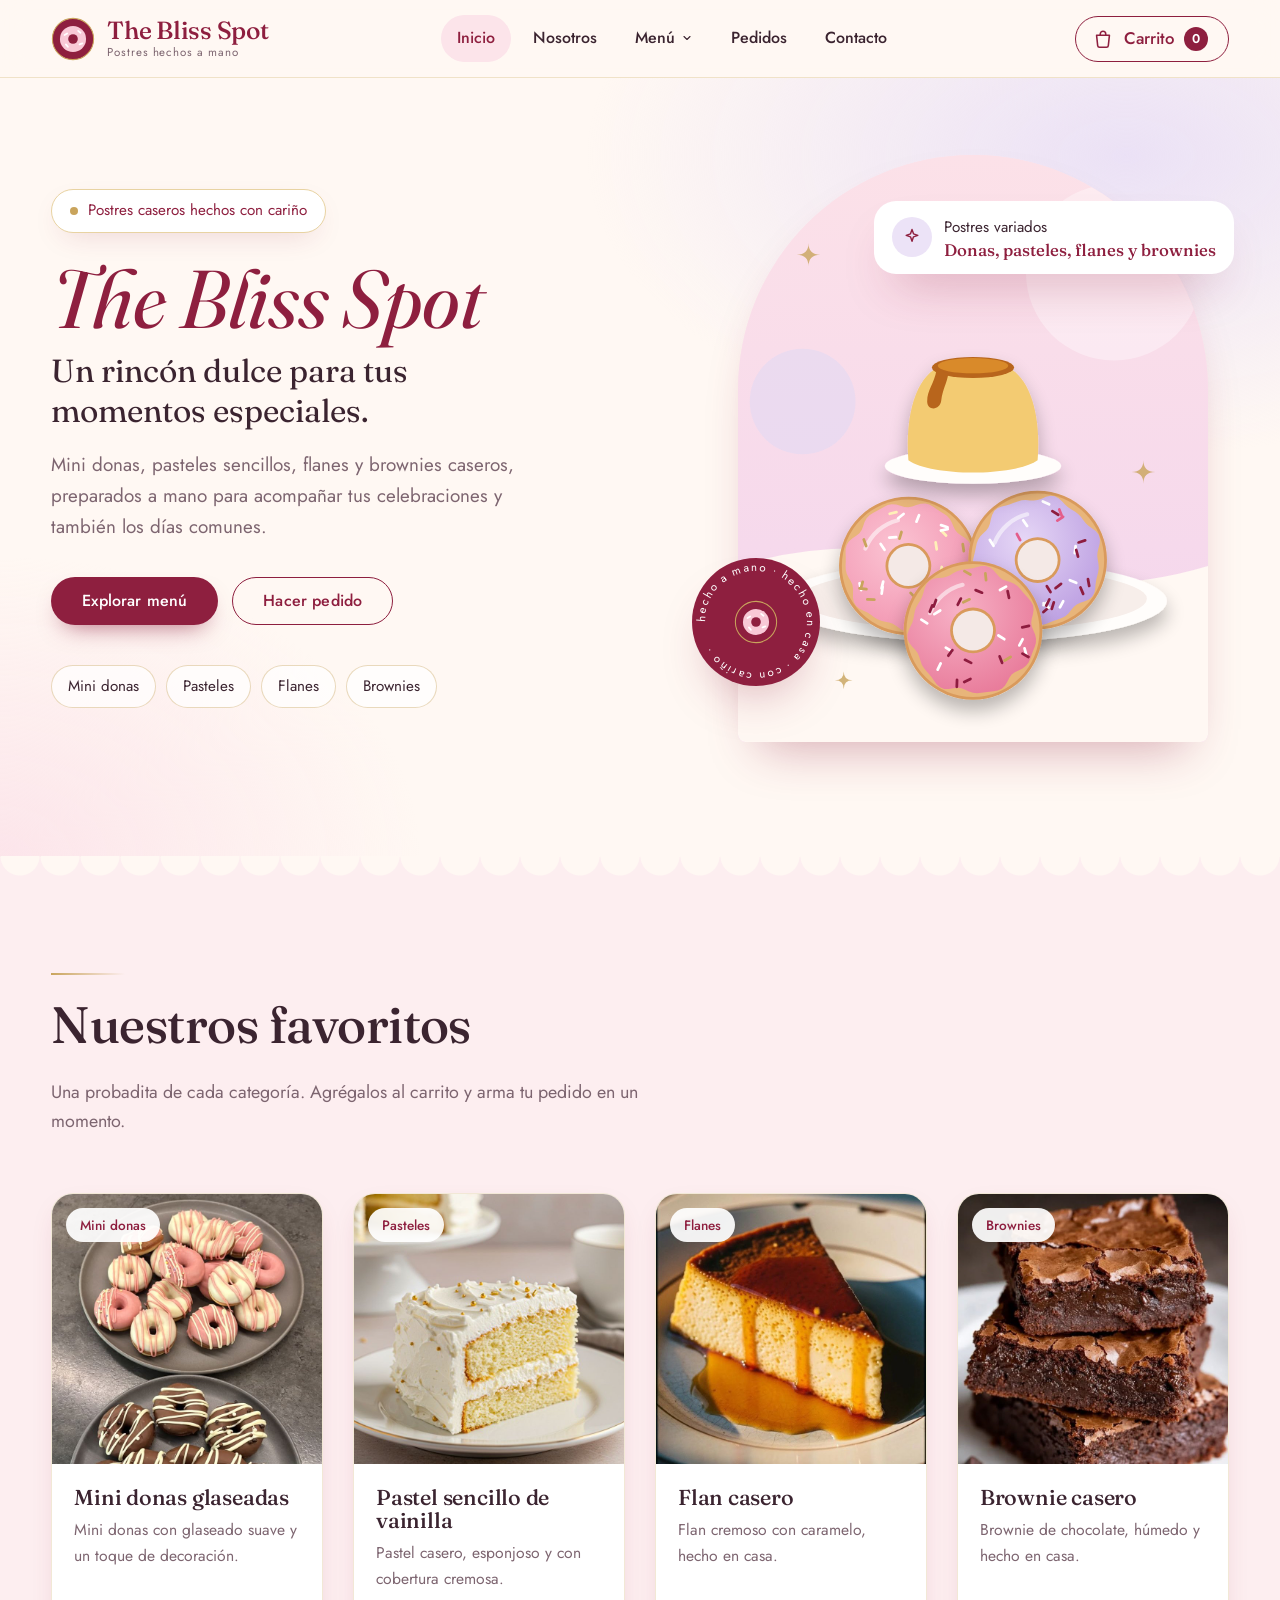
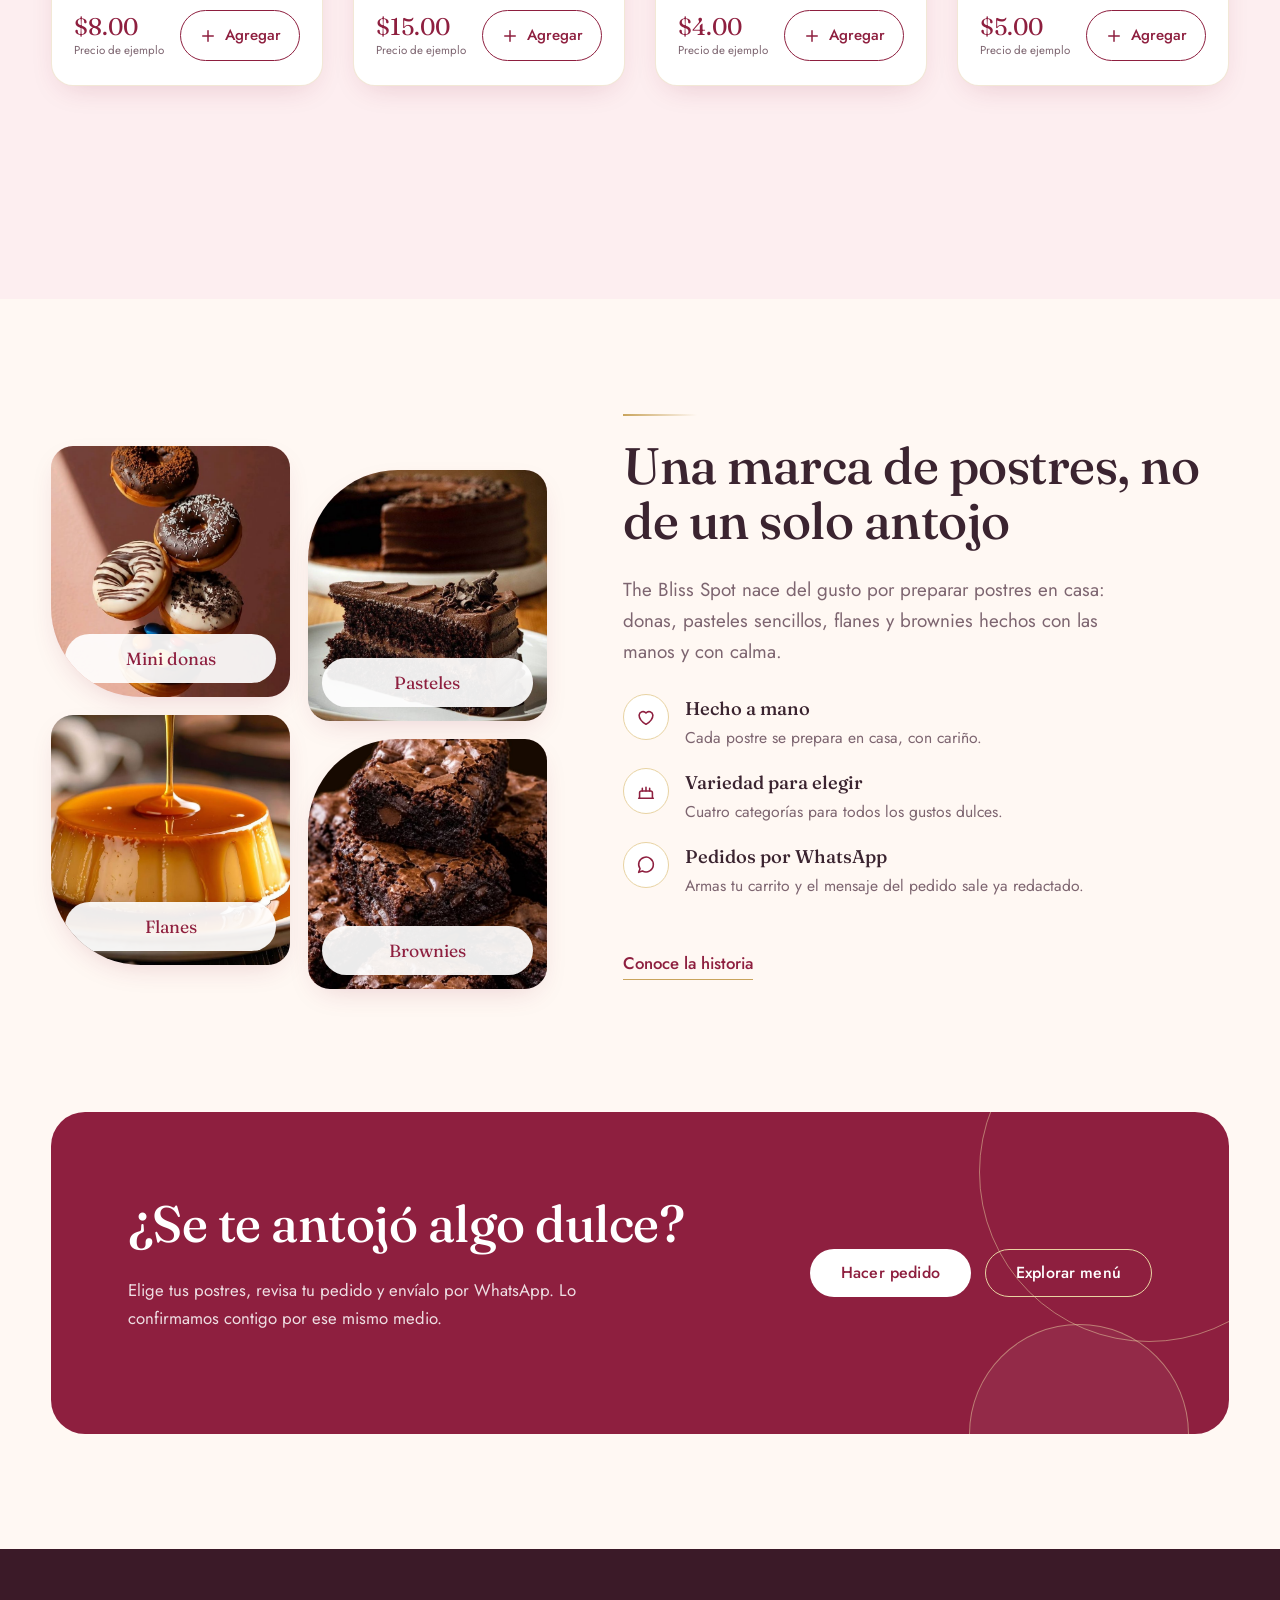
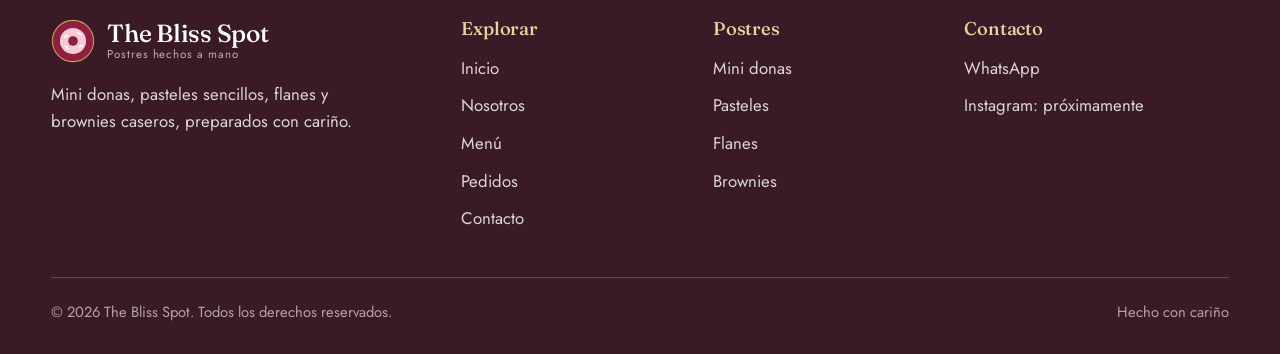
<file: Colegio/The-Bliss-Spot (1)/The-Bliss-Spot/index.html>
<!DOCTYPE html>
<html lang="es">
<head>
  <meta charset="utf-8">
  <meta name="viewport" content="width=device-width, initial-scale=1">
  <title>The Bliss Spot · Postres caseros: mini donas, pasteles, flanes y brownies</title>
  <meta name="description" content="The Bliss Spot: mini donas, pasteles sencillos, flanes y brownies caseros. Arma tu carrito y haz tu pedido por WhatsApp.">
  <meta name="theme-color" content="#8e1f3f">
  <link rel="icon" href="img/favicon.svg" type="image/svg+xml">
  <link rel="preconnect" href="https://fonts.googleapis.com">
  <link rel="preconnect" href="https://fonts.gstatic.com" crossorigin>
  <link href="https://fonts.googleapis.com/css2?family=Fraunces:ital,opsz,wght@0,9..144,300..600;1,9..144,300..500&amp;family=Jost:wght@400;500;600&amp;display=swap" rel="stylesheet">
  <link rel="stylesheet" href="css/style.css">
  <script>document.documentElement.classList.add("js");</script>
</head>
<body data-page="inicio">
  <a class="sr-only" href="#contenido">Saltar al contenido</a>
  <div id="site-header"></div>

  <main id="contenido">
    <section class="hero">
      <div class="container hero-grid">
        <div>
          <span class="hero-tag reveal" style="--d:0"><i></i>Postres caseros hechos con cariño</span>
          <h1 class="reveal" style="--d:1">The Bliss Spot</h1>
          <p class="hero-phrase reveal" style="--d:2">Un rincón dulce para tus momentos especiales.</p>
          <p class="lead reveal" style="--d:3">Mini donas, pasteles sencillos, flanes y brownies caseros, preparados a mano para acompañar tus celebraciones y también los días comunes.</p>
          <div class="hero-actions reveal" style="--d:4">
            <a class="btn btn--primary" href="menu.html">Explorar menú</a>
            <a class="btn btn--ghost" href="pedidos.html">Hacer pedido</a>
          </div>
          <div class="hero-cats reveal" style="--d:5" aria-label="Categorías">
            <a href="menu.html#donas">Mini donas</a><a href="menu.html#pasteles">Pasteles</a><a href="menu.html#flanes">Flanes</a><a href="menu.html#brownies">Brownies</a>
          </div>
        </div>
        <div class="hero-visual reveal" style="--d:2">
          <div class="arch"><img src="img/hero.svg" alt="Mini donas y flan sobre un plato, con fondo rosa pastel" width="800" height="1000"></div>
          <div class="badge-spin" aria-hidden="true">
            <svg class="ring" viewBox="0 0 128 128"><defs><path id="ringpath" d="M64 64 m-51 0 a51 51 0 1 1 102 0 a51 51 0 1 1 -102 0"/></defs><text><textPath href="#ringpath">hecho a mano · hecho en casa · con cariño ·</textPath></text></svg>
            <img src="img/logo.svg" alt="" width="44" height="44">
          </div>
          <div class="float-card"><span class="dot"><svg viewBox="0 0 24 24" fill="none" stroke="currentColor" stroke-width="1.7" stroke-linecap="round" stroke-linejoin="round" aria-hidden="true"><path d="M12 3l1.8 5.2L19 10l-5.2 1.8L12 17l-1.8-5.2L5 10l5.2-1.8L12 3Z"/></svg></span><span>Postres variados<b>Donas, pasteles, flanes y brownies</b></span></div>
        </div>
      </div>
    </section>

    <section class="section section--blush scallop-top" id="favoritos">
      <div class="container">
        <div class="section-head reveal">
          <span class="gold-rule"></span>
          <h2>Nuestros favoritos</h2>
          <p>Una probadita de cada categoría. Agrégalos al carrito y arma tu pedido en un momento.</p>
        </div>
        <div class="grid grid--products reveal" id="featured-grid"></div>
        <p class="center mt-lg reveal"><a class="link-arrow" href="menu.html">Ver el menú completo</a></p>
      </div>
    </section>

    <section class="section" id="marca">
      <div class="container split">
        <div class="cat-tiles reveal" id="cat-tiles"></div>
        <div class="reveal">
          <span class="gold-rule"></span>
          <h2>Una marca de postres, no de un solo antojo</h2>
          <p class="lead">The Bliss Spot nace del gusto por preparar postres en casa: donas, pasteles sencillos, flanes y brownies hechos con las manos y con calma.</p>
          <ul class="feature-list">
            <li><span class="ico"><svg viewBox="0 0 24 24" fill="none" stroke="currentColor" stroke-width="1.7" stroke-linecap="round" stroke-linejoin="round" aria-hidden="true"><path d="M12 20s-7.5-4.6-7.5-10A4.3 4.3 0 0 1 12 7.6 4.3 4.3 0 0 1 19.5 10c0 5.4-7.5 10-7.5 10Z"/></svg></span><div><b>Hecho a mano</b><span>Cada postre se prepara en casa, con cariño.</span></div></li>
            <li><span class="ico"><svg viewBox="0 0 24 24" fill="none" stroke="currentColor" stroke-width="1.7" stroke-linecap="round" stroke-linejoin="round" aria-hidden="true"><path d="M4 20h16M5 20v-6a2 2 0 0 1 2-2h10a2 2 0 0 1 2 2v6"/><path d="M8 12V9M12 12V8M16 12V9"/></svg></span><div><b>Variedad para elegir</b><span>Cuatro categorías para todos los gustos dulces.</span></div></li>
            <li><span class="ico"><svg viewBox="0 0 24 24" fill="none" stroke="currentColor" stroke-width="1.7" stroke-linecap="round" stroke-linejoin="round" aria-hidden="true"><path d="M20 11.5a8 8 0 0 1-11.9 7L4 20l1.5-4A8 8 0 1 1 20 11.5Z"/></svg></span><div><b>Pedidos por WhatsApp</b><span>Armas tu carrito y el mensaje del pedido sale ya redactado.</span></div></li>
          </ul>
          <p class="mt-lg"><a class="link-arrow" href="nosotros.html">Conoce la historia</a></p>
        </div>
      </div>
    </section>

    <section class="section" style="padding-top:0">
      <div class="container">
        <div class="cta reveal">
          <div>
            <h2>¿Se te antojó algo dulce?</h2>
            <p>Elige tus postres, revisa tu pedido y envíalo por WhatsApp. Lo confirmamos contigo por ese mismo medio.</p>
          </div>
          <div class="cta-actions">
            <a class="btn btn--light" href="pedidos.html">Hacer pedido</a>
            <a class="btn btn--gold" href="menu.html">Explorar menú</a>
          </div>
        </div>
      </div>
    </section>
  </main>

  <div id="site-footer"></div>

  <script src="js/config.js"></script>
  <script src="js/script.js"></script>
</body>
</html>
</file>
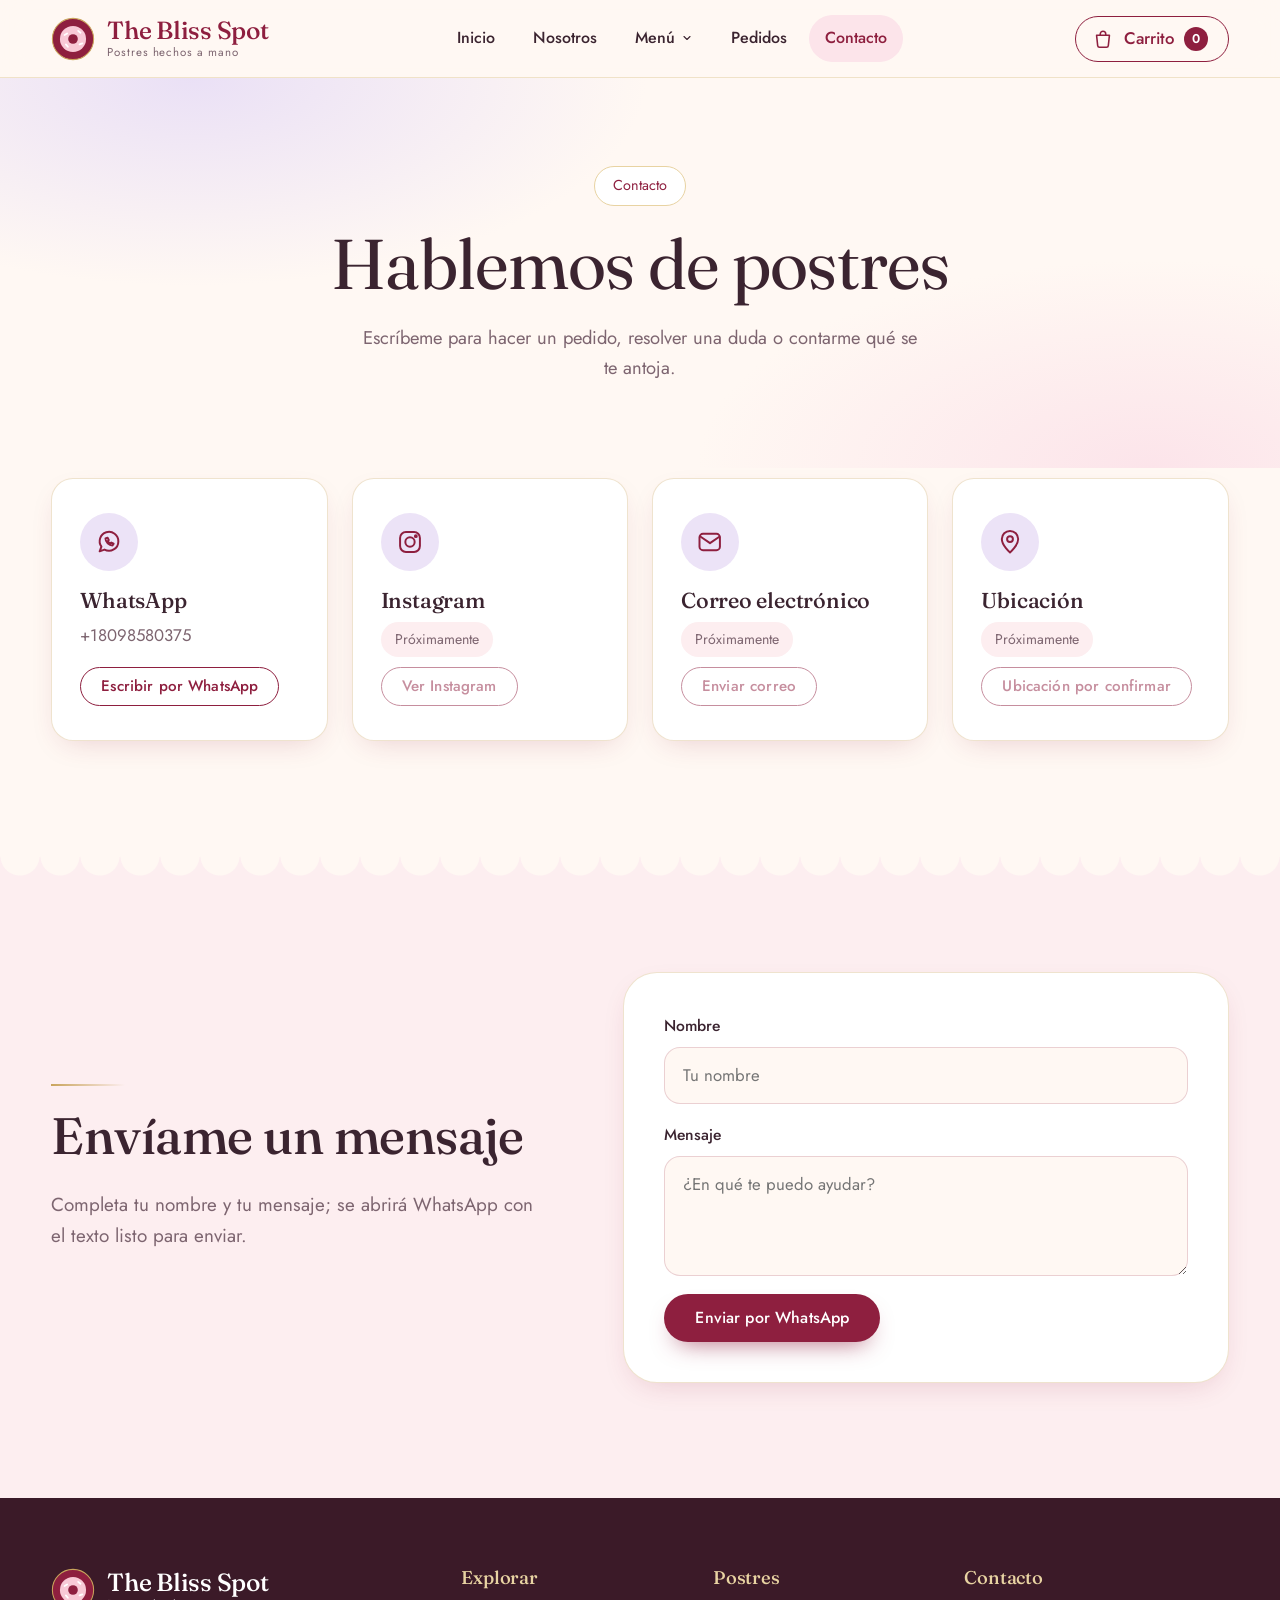
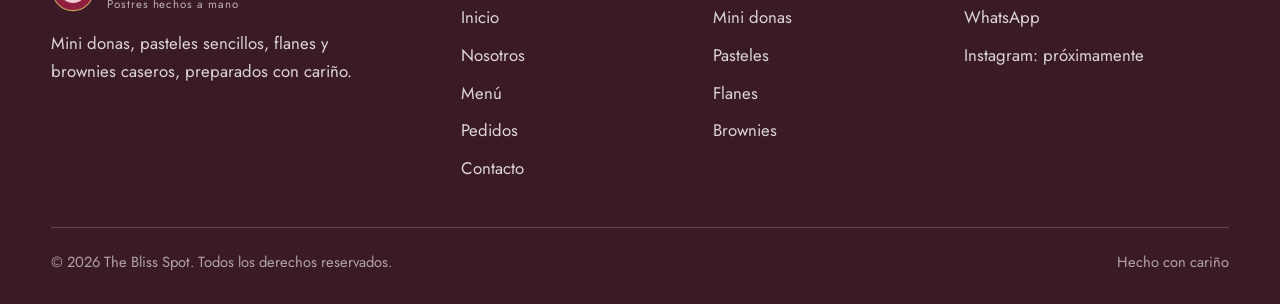
<file: Colegio/The-Bliss-Spot (1)/The-Bliss-Spot/contacto.html>
<!DOCTYPE html>
<html lang="es">
<head>
  <meta charset="utf-8">
  <meta name="viewport" content="width=device-width, initial-scale=1">
  <title>Contacto · The Bliss Spot</title>
  <meta name="description" content="Contacta a The Bliss Spot por WhatsApp, Instagram o correo.">
  <meta name="theme-color" content="#8e1f3f">
  <link rel="icon" href="img/favicon.svg" type="image/svg+xml">
  <link rel="preconnect" href="https://fonts.googleapis.com">
  <link rel="preconnect" href="https://fonts.gstatic.com" crossorigin>
  <link href="https://fonts.googleapis.com/css2?family=Fraunces:ital,opsz,wght@0,9..144,300..600;1,9..144,300..500&amp;family=Jost:wght@400;500;600&amp;display=swap" rel="stylesheet">
  <link rel="stylesheet" href="css/style.css">
  <script>document.documentElement.classList.add("js");</script>
</head>
<body data-page="contacto">
  <a class="sr-only" href="#contenido">Saltar al contenido</a>
  <div id="site-header"></div>

  <main id="contenido">
    <section class="page-hero">
      <div class="container">
        <span class="crumbs">Contacto</span>
        <h1>Hablemos de postres</h1>
        <p>Escríbeme para hacer un pedido, resolver una duda o contarme qué se te antoja.</p>
      </div>
    </section>

    <section class="section" style="padding-top:10px">
      <div class="container">
        <div class="contact-grid reveal" id="contact-cards"></div>
      </div>
    </section>

    <section class="section section--blush scallop-top">
      <div class="container split">
        <div class="reveal">
          <span class="gold-rule"></span>
          <h2>Envíame un mensaje</h2>
          <p class="lead">Completa tu nombre y tu mensaje; se abrirá WhatsApp con el texto listo para enviar.</p>
        </div>
        <form class="panel reveal" id="quick-form" novalidate>
          <div class="field"><label for="q-nombre">Nombre</label><input class="input" id="q-nombre" type="text" autocomplete="name" placeholder="Tu nombre"><span class="err">Escribe tu nombre.</span></div>
          <div class="field"><label for="q-mensaje">Mensaje</label><textarea class="textarea" id="q-mensaje" placeholder="¿En qué te puedo ayudar?"></textarea><span class="err">Escribe tu mensaje.</span></div>
          <button class="btn btn--primary" type="submit">Enviar por WhatsApp</button>
        </form>
      </div>
    </section>
  </main>

  <div id="site-footer"></div>

  <script src="js/config.js"></script>
  <script src="js/script.js"></script>
</body>
</html>
</file>
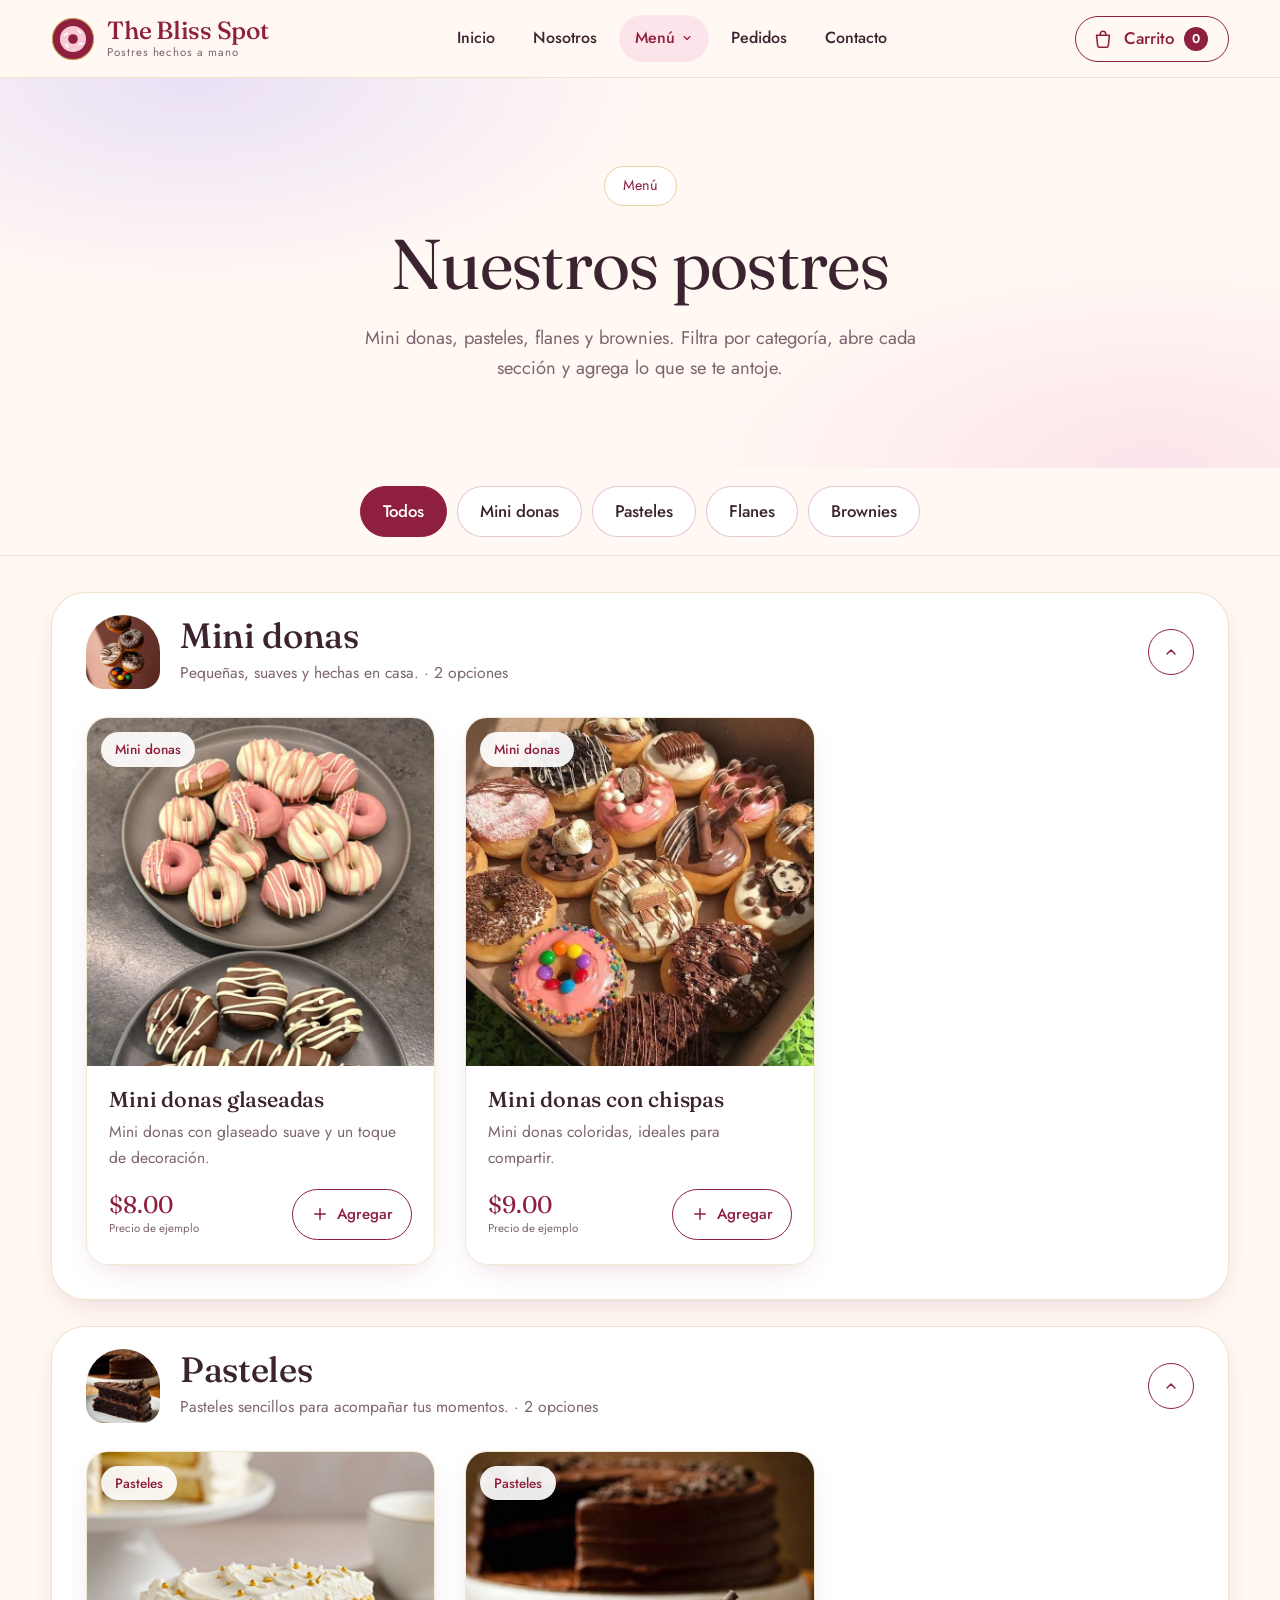
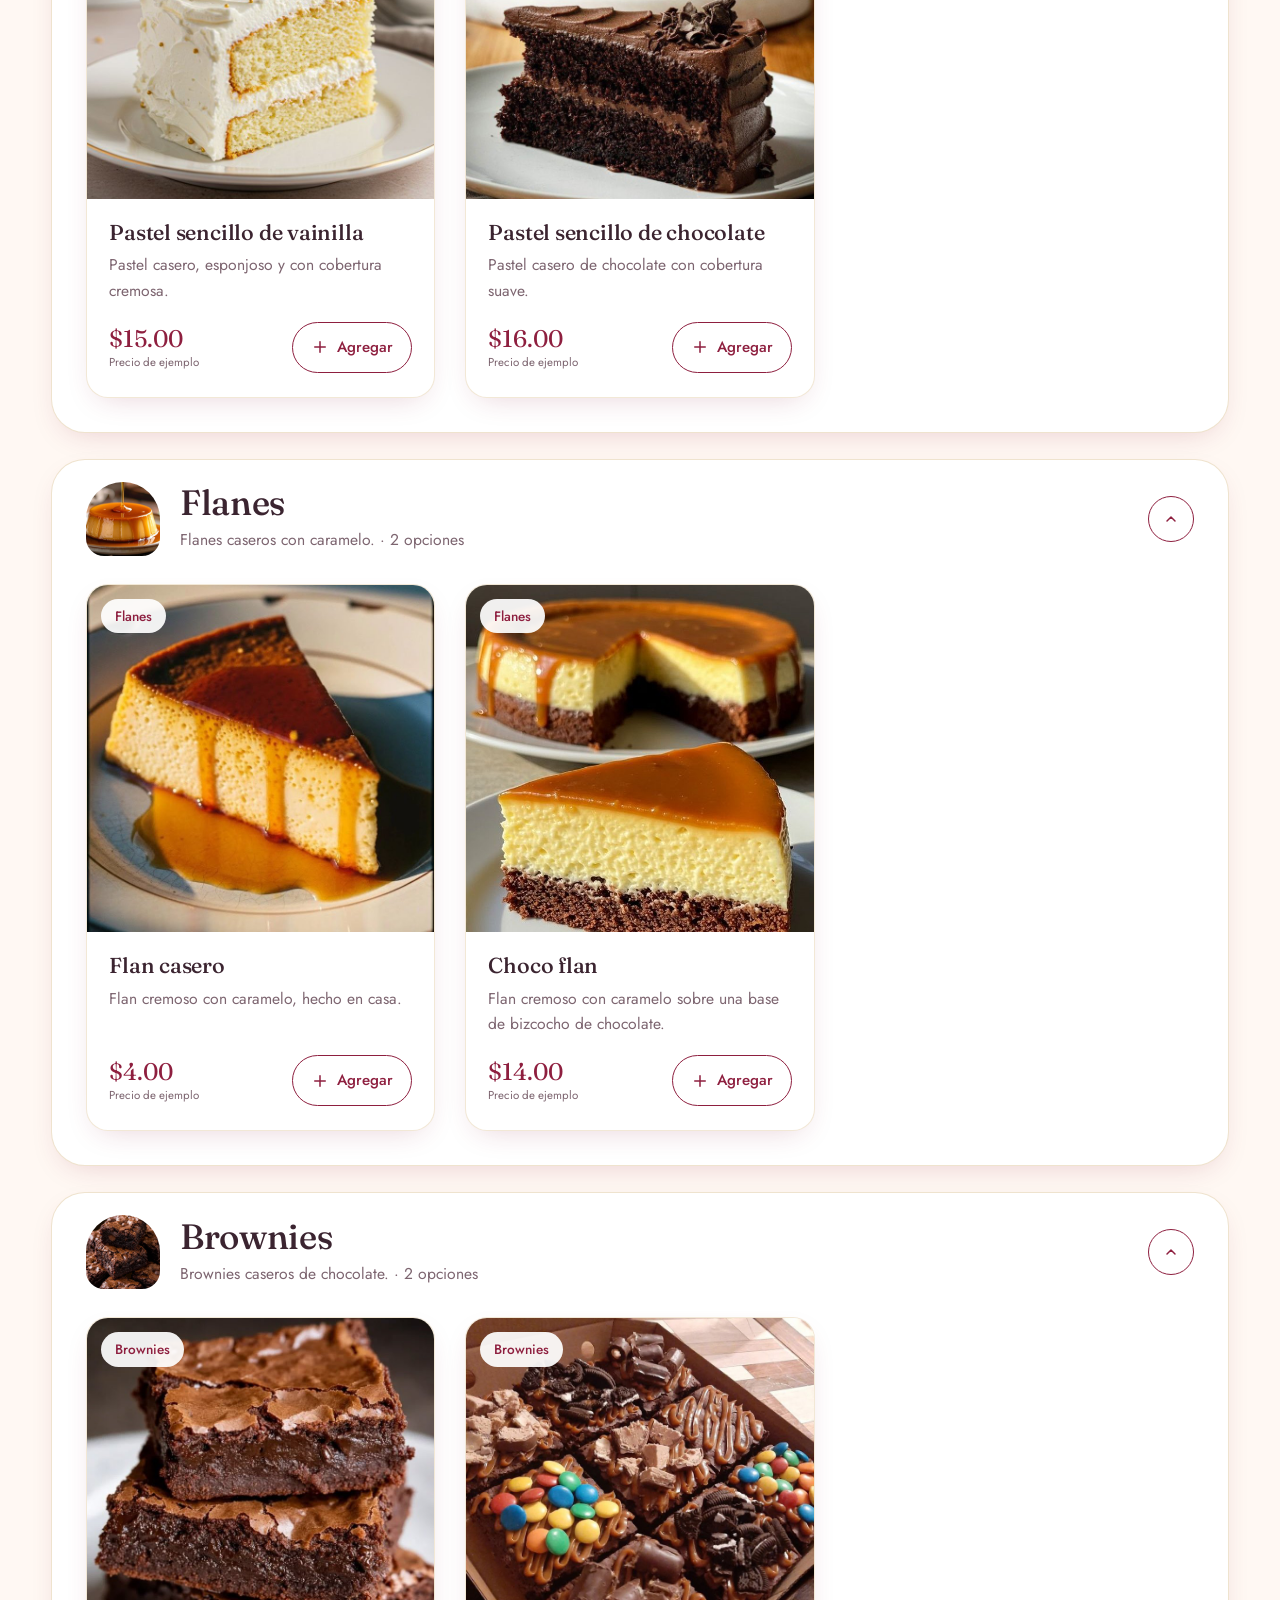
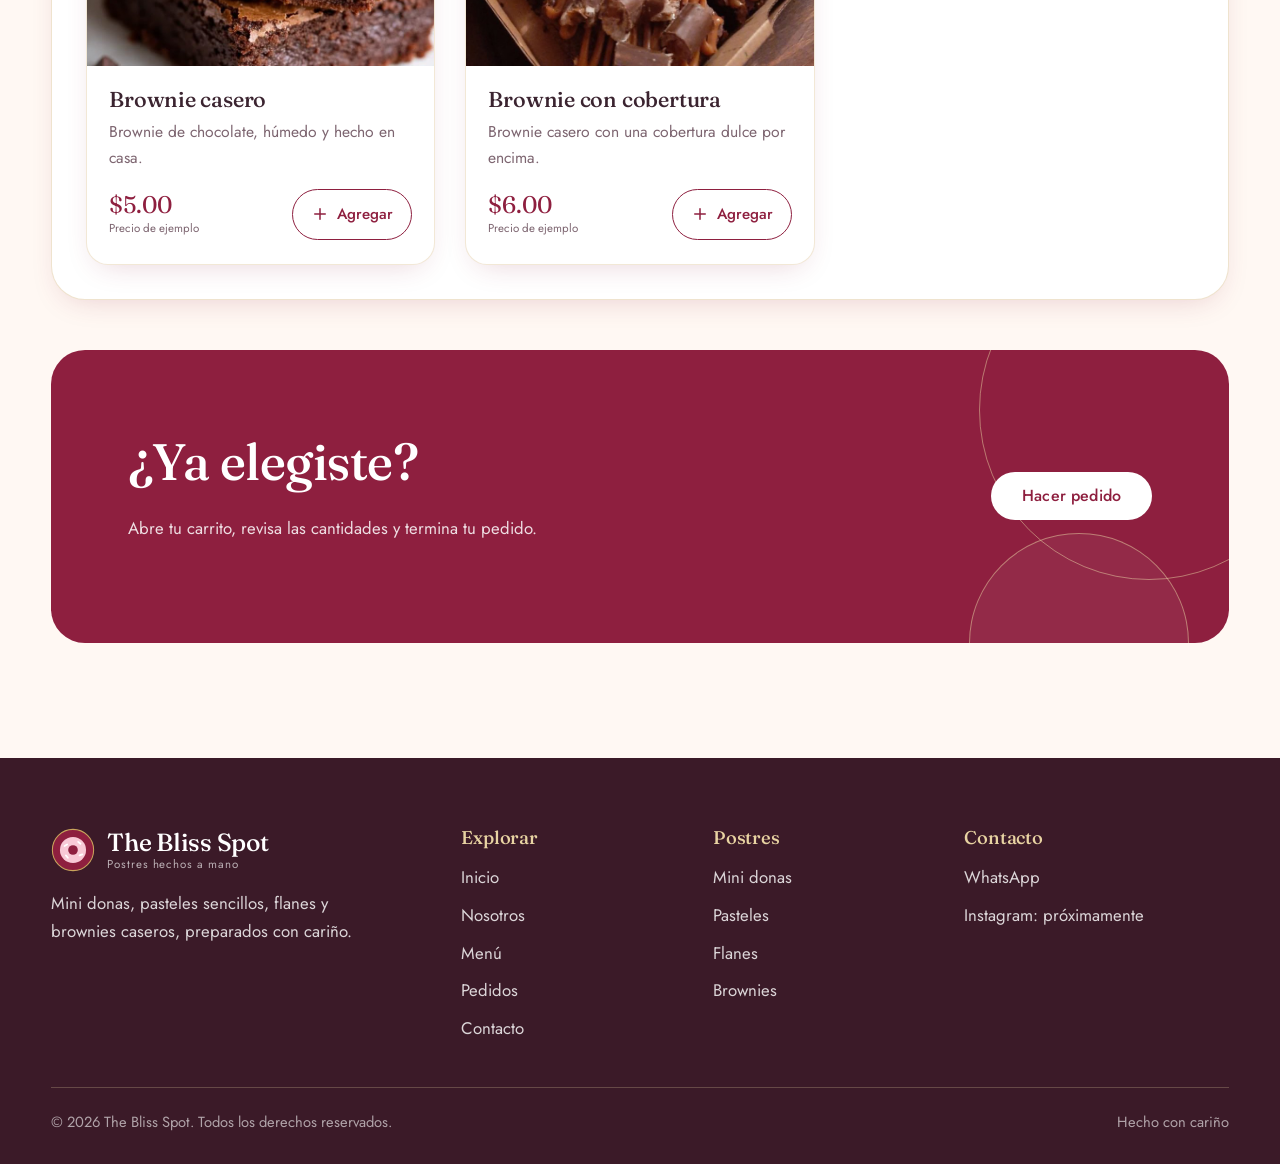
<file: Colegio/The-Bliss-Spot (1)/The-Bliss-Spot/menu.html>
<!DOCTYPE html>
<html lang="es">
<head>
  <meta charset="utf-8">
  <meta name="viewport" content="width=device-width, initial-scale=1">
  <title>Menú · The Bliss Spot</title>
  <meta name="description" content="Menú de The Bliss Spot: mini donas, pasteles, flanes y brownies caseros. Agrega al carrito y pide por WhatsApp.">
  <meta name="theme-color" content="#8e1f3f">
  <link rel="icon" href="img/favicon.svg" type="image/svg+xml">
  <link rel="preconnect" href="https://fonts.googleapis.com">
  <link rel="preconnect" href="https://fonts.gstatic.com" crossorigin>
  <link href="https://fonts.googleapis.com/css2?family=Fraunces:ital,opsz,wght@0,9..144,300..600;1,9..144,300..500&amp;family=Jost:wght@400;500;600&amp;display=swap" rel="stylesheet">
  <link rel="stylesheet" href="css/style.css">
  <script>document.documentElement.classList.add("js");</script>
</head>
<body data-page="menu">
  <a class="sr-only" href="#contenido">Saltar al contenido</a>
  <div id="site-header"></div>

  <main id="contenido">
    <section class="page-hero">
      <div class="container">
        <span class="crumbs">Menú</span>
        <h1>Nuestros postres</h1>
        <p>Mini donas, pasteles, flanes y brownies. Filtra por categoría, abre cada sección y agrega lo que se te antoje.</p>
      </div>
    </section>

    <div class="filters" id="menu-start"><div class="container"><div class="filters-inner" id="menu-chips" role="group" aria-label="Filtrar por categoría"></div></div></div>

    <section class="section" style="padding-top:36px">
      <div class="container">
        <div id="menu-root"></div>
        <div class="cta reveal mt-lg">
          <div><h2>¿Ya elegiste?</h2><p>Abre tu carrito, revisa las cantidades y termina tu pedido.</p></div>
          <div class="cta-actions"><a class="btn btn--light" href="pedidos.html">Hacer pedido</a></div>
        </div>
      </div>
    </section>
  </main>

  <div id="site-footer"></div>

  <script src="js/config.js"></script>
  <script src="js/script.js"></script>
</body>
</html>
</file>
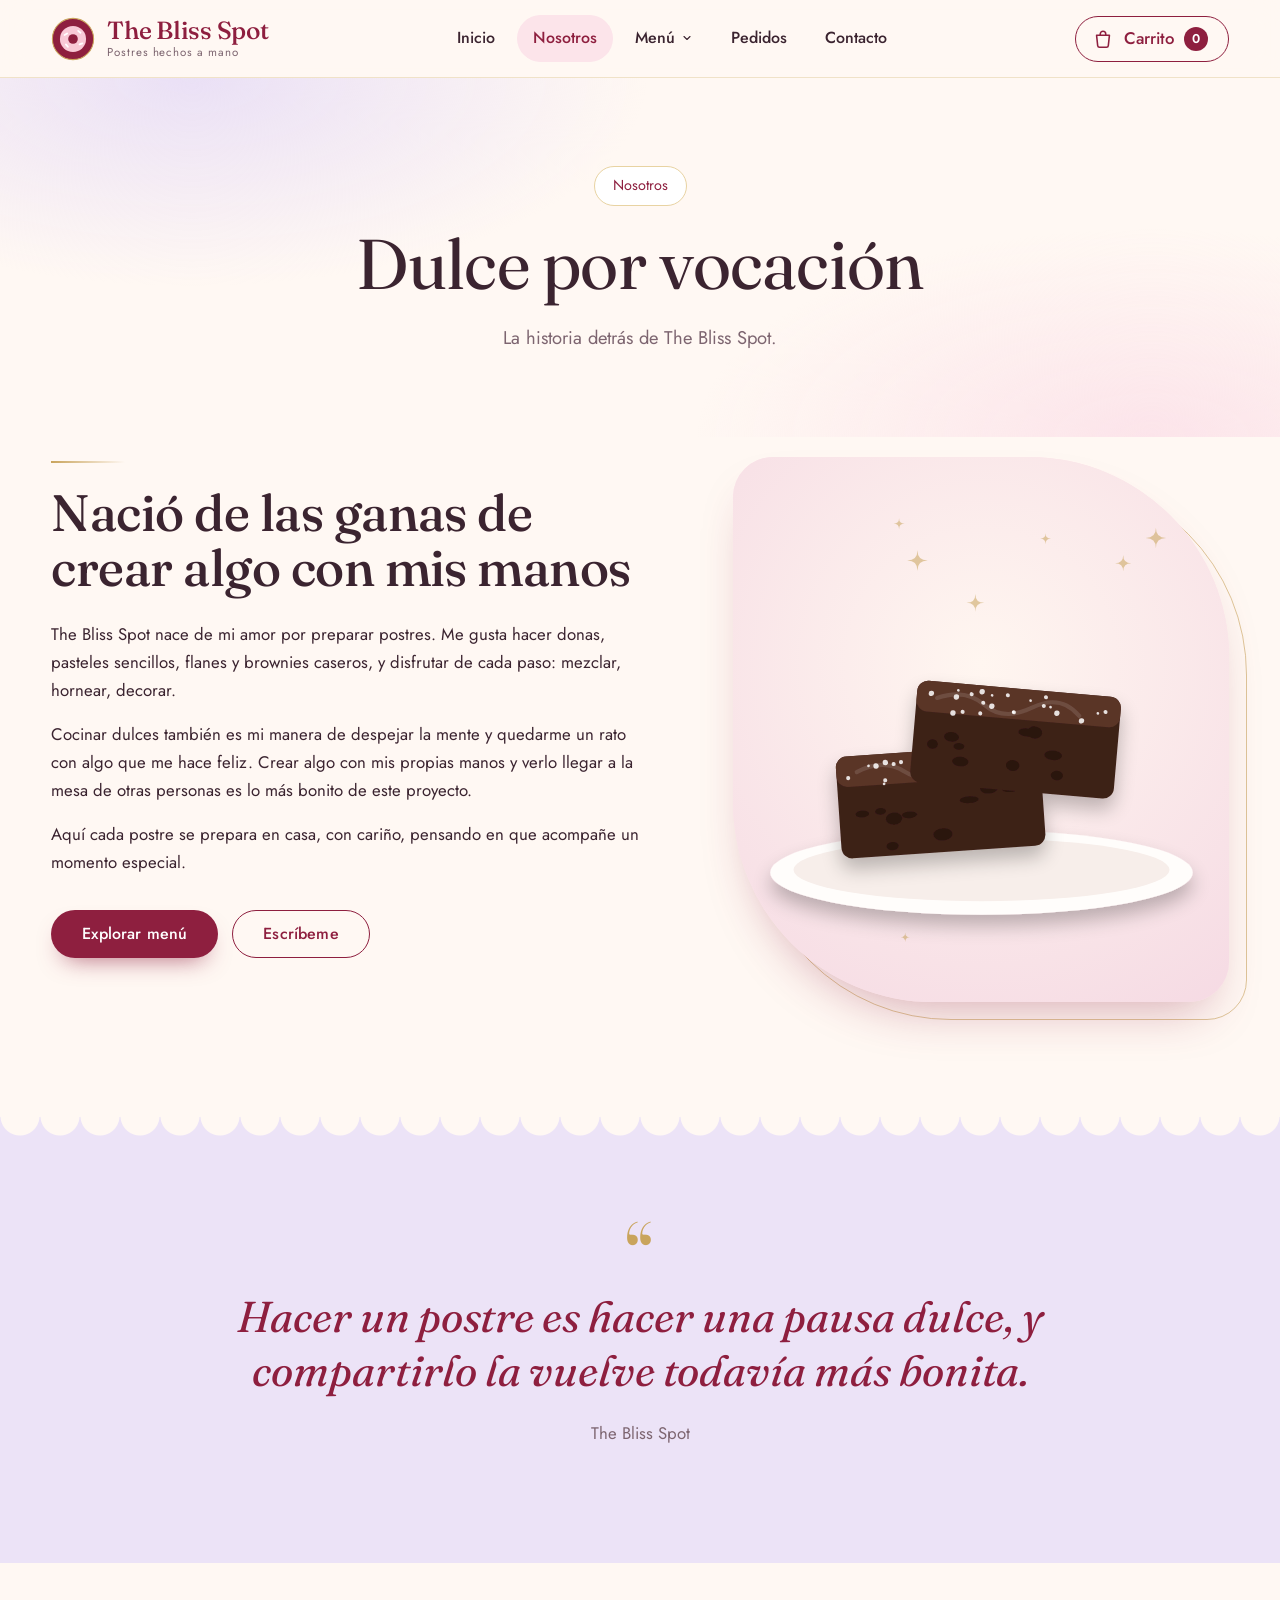
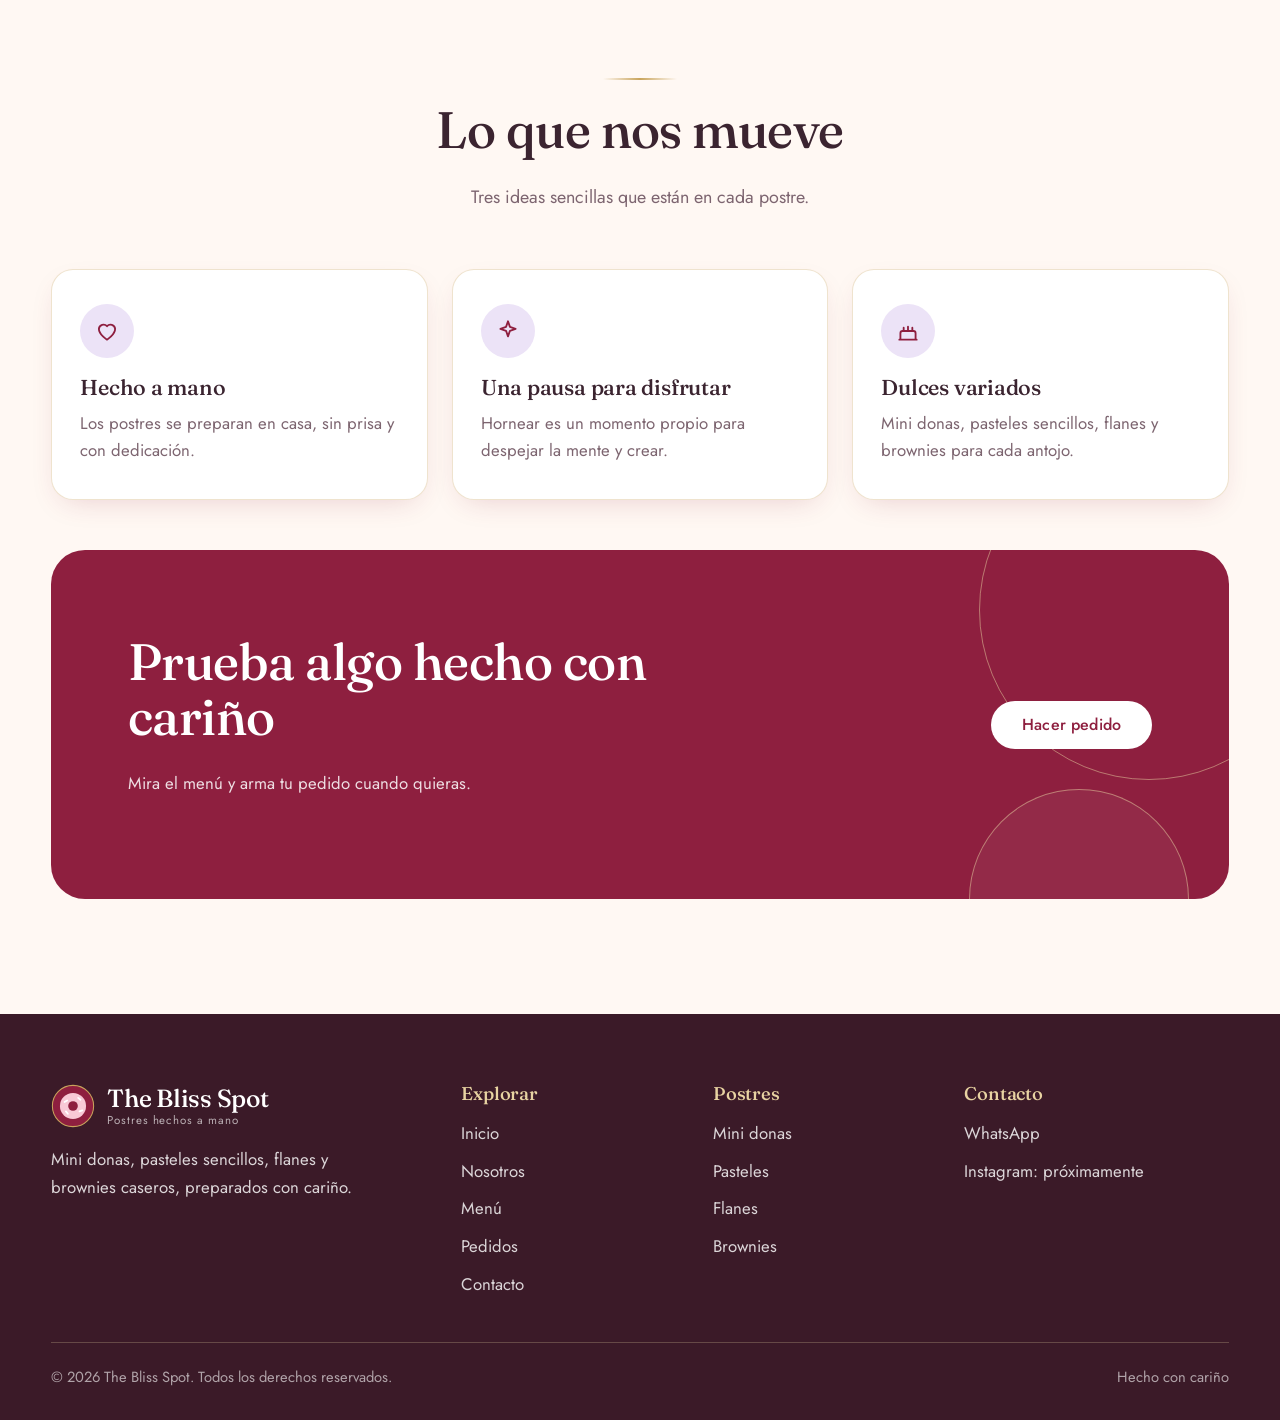
<file: Colegio/The-Bliss-Spot (1)/The-Bliss-Spot/nosotros.html>
<!DOCTYPE html>
<html lang="es">
<head>
  <meta charset="utf-8">
  <meta name="viewport" content="width=device-width, initial-scale=1">
  <title>Nosotros · The Bliss Spot</title>
  <meta name="description" content="Conoce la historia de The Bliss Spot: postres caseros hechos a mano con cariño.">
  <meta name="theme-color" content="#8e1f3f">
  <link rel="icon" href="img/favicon.svg" type="image/svg+xml">
  <link rel="preconnect" href="https://fonts.googleapis.com">
  <link rel="preconnect" href="https://fonts.gstatic.com" crossorigin>
  <link href="https://fonts.googleapis.com/css2?family=Fraunces:ital,opsz,wght@0,9..144,300..600;1,9..144,300..500&amp;family=Jost:wght@400;500;600&amp;display=swap" rel="stylesheet">
  <link rel="stylesheet" href="css/style.css">
  <script>document.documentElement.classList.add("js");</script>
</head>
<body data-page="nosotros">
  <a class="sr-only" href="#contenido">Saltar al contenido</a>
  <div id="site-header"></div>

  <main id="contenido">
    <section class="page-hero">
      <div class="container">
        <span class="crumbs">Nosotros</span>
        <h1>Dulce por vocación</h1>
        <p>La historia detrás de The Bliss Spot.</p>
      </div>
    </section>

    <section class="section" style="padding-top:20px">
      <div class="container split split--rev">
        <div class="reveal">
          <span class="gold-rule"></span>
          <h2>Nació de las ganas de crear algo con mis manos</h2>
          <p>The Bliss Spot nace de mi amor por preparar postres. Me gusta hacer donas, pasteles sencillos, flanes y brownies caseros, y disfrutar de cada paso: mezclar, hornear, decorar.</p>
          <p>Cocinar dulces también es mi manera de despejar la mente y quedarme un rato con algo que me hace feliz. Crear algo con mis propias manos y verlo llegar a la mesa de otras personas es lo más bonito de este proyecto.</p>
          <p>Aquí cada postre se prepara en casa, con cariño, pensando en que acompañe un momento especial.</p>
          <div class="hero-actions"><a class="btn btn--primary" href="menu.html">Explorar menú</a><a class="btn btn--ghost" href="contacto.html">Escríbeme</a></div>
        </div>
        <div class="story-img reveal"><div class="arch"><img src="img/nosotros.svg" alt="Brownies caseros sobre un plato" width="800" height="800"></div></div>
      </div>
    </section>

    <section class="section section--lilac scallop-top" style="--scallop: var(--cream)">
      <div class="container quote reveal">
        <blockquote>Hacer un postre es hacer una pausa dulce, y compartirlo la vuelve todavía más bonita.</blockquote>
        <cite>The Bliss Spot</cite>
      </div>
    </section>

    <section class="section">
      <div class="container">
        <div class="section-head section-head--center reveal">
          <span class="gold-rule"></span>
          <h2>Lo que nos mueve</h2>
          <p>Tres ideas sencillas que están en cada postre.</p>
        </div>
        <div class="values">
          <article class="value reveal"><span class="ico"><svg viewBox="0 0 24 24" fill="none" stroke="currentColor" stroke-width="1.7" stroke-linecap="round" stroke-linejoin="round" aria-hidden="true"><path d="M12 20s-7.5-4.6-7.5-10A4.3 4.3 0 0 1 12 7.6 4.3 4.3 0 0 1 19.5 10c0 5.4-7.5 10-7.5 10Z"/></svg></span><h3>Hecho a mano</h3><p>Los postres se preparan en casa, sin prisa y con dedicación.</p></article>
          <article class="value reveal"><span class="ico"><svg viewBox="0 0 24 24" fill="none" stroke="currentColor" stroke-width="1.7" stroke-linecap="round" stroke-linejoin="round" aria-hidden="true"><path d="M12 3l1.8 5.2L19 10l-5.2 1.8L12 17l-1.8-5.2L5 10l5.2-1.8L12 3Z"/></svg></span><h3>Una pausa para disfrutar</h3><p>Hornear es un momento propio para despejar la mente y crear.</p></article>
          <article class="value reveal"><span class="ico"><svg viewBox="0 0 24 24" fill="none" stroke="currentColor" stroke-width="1.7" stroke-linecap="round" stroke-linejoin="round" aria-hidden="true"><path d="M4 20h16M5 20v-6a2 2 0 0 1 2-2h10a2 2 0 0 1 2 2v6"/><path d="M8 12V9M12 12V8M16 12V9"/></svg></span><h3>Dulces variados</h3><p>Mini donas, pasteles sencillos, flanes y brownies para cada antojo.</p></article>
        </div>
        <div class="cta reveal mt-lg">
          <div><h2>Prueba algo hecho con cariño</h2><p>Mira el menú y arma tu pedido cuando quieras.</p></div>
          <div class="cta-actions"><a class="btn btn--light" href="pedidos.html">Hacer pedido</a></div>
        </div>
      </div>
    </section>
  </main>

  <div id="site-footer"></div>

  <script src="js/config.js"></script>
  <script src="js/script.js"></script>
</body>
</html>
</file>
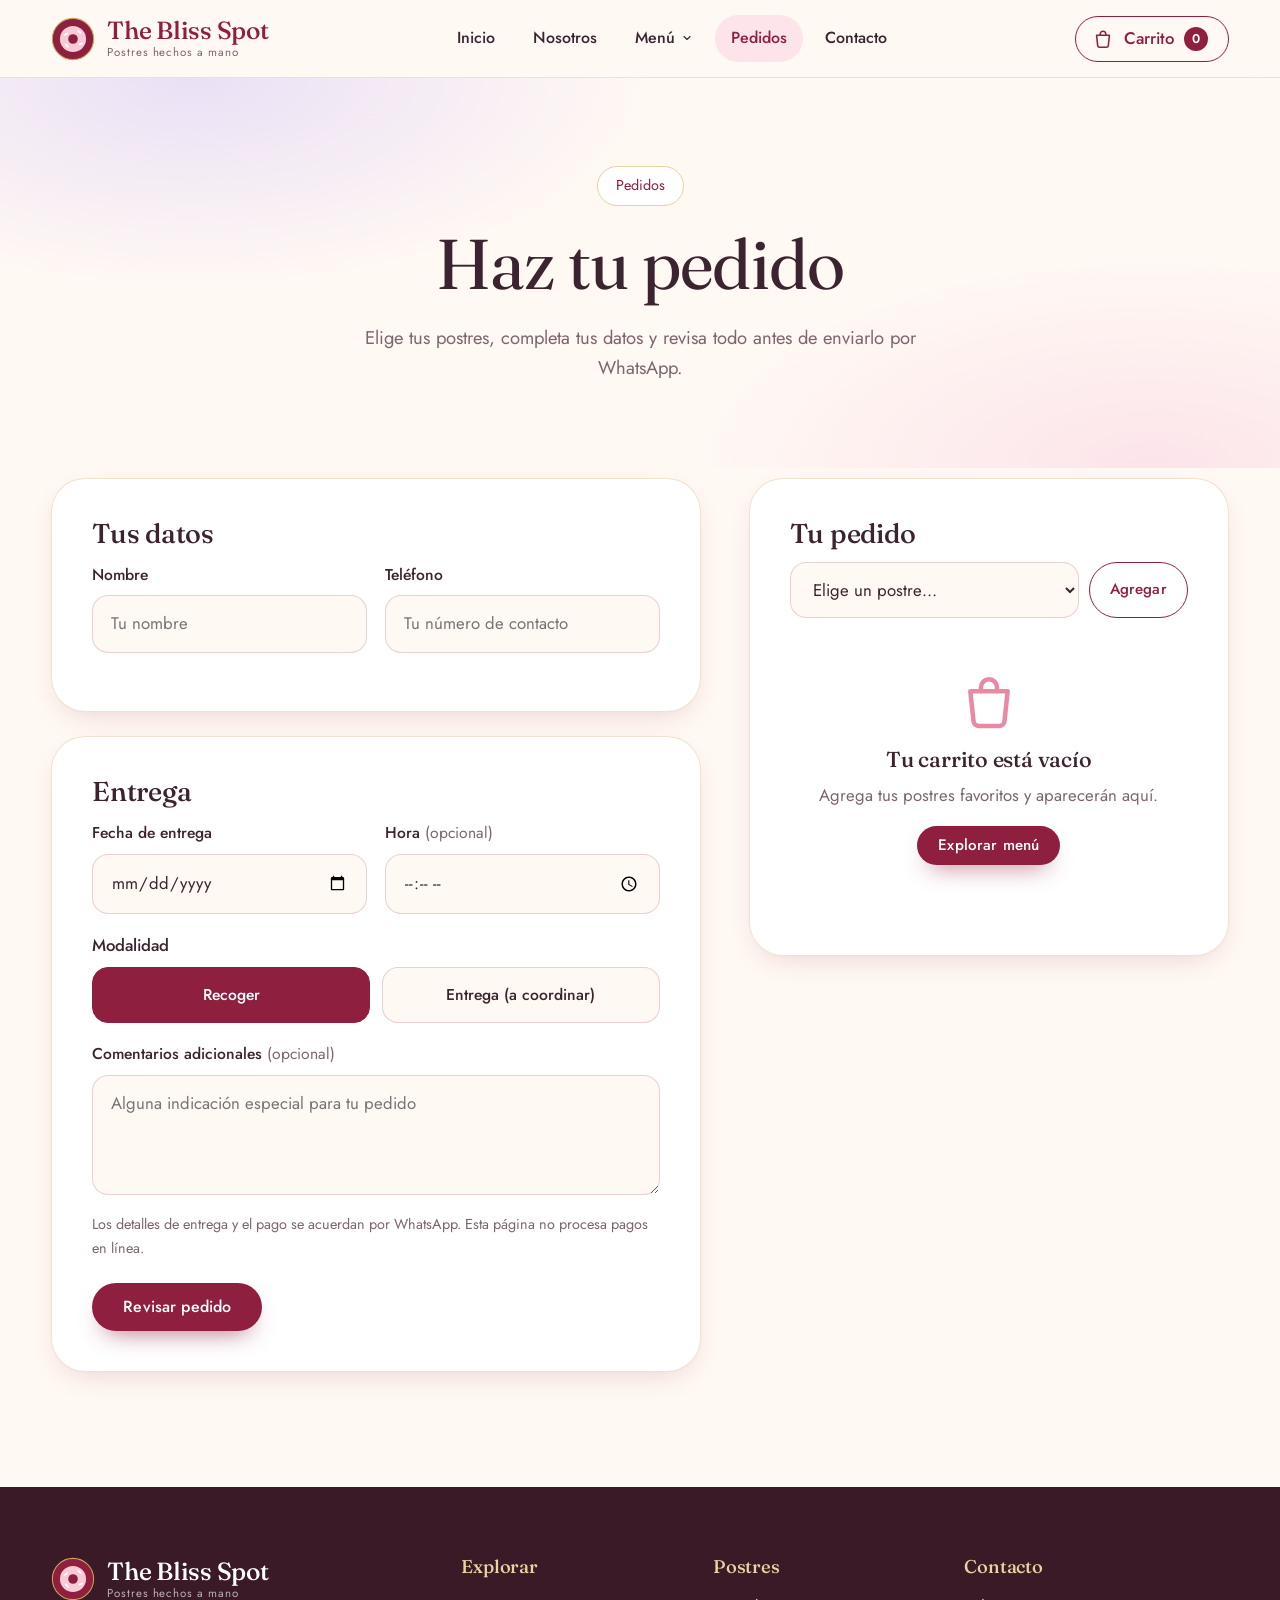
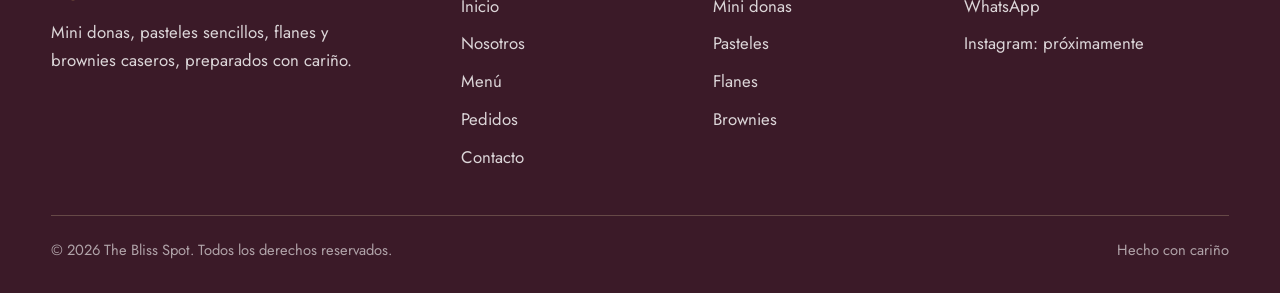
<file: Colegio/The-Bliss-Spot (1)/The-Bliss-Spot/pedidos.html>
<!DOCTYPE html>
<html lang="es">
<head>
  <meta charset="utf-8">
  <meta name="viewport" content="width=device-width, initial-scale=1">
  <title>Pedidos · The Bliss Spot</title>
  <meta name="description" content="Haz tu pedido en The Bliss Spot: elige tus postres, revisa y envíalo por WhatsApp.">
  <meta name="theme-color" content="#8e1f3f">
  <link rel="icon" href="img/favicon.svg" type="image/svg+xml">
  <link rel="preconnect" href="https://fonts.googleapis.com">
  <link rel="preconnect" href="https://fonts.gstatic.com" crossorigin>
  <link href="https://fonts.googleapis.com/css2?family=Fraunces:ital,opsz,wght@0,9..144,300..600;1,9..144,300..500&amp;family=Jost:wght@400;500;600&amp;display=swap" rel="stylesheet">
  <link rel="stylesheet" href="css/style.css">
  <script>document.documentElement.classList.add("js");</script>
</head>
<body data-page="pedidos">
  <a class="sr-only" href="#contenido">Saltar al contenido</a>
  <div id="site-header"></div>

  <main id="contenido">
    <section class="page-hero">
      <div class="container">
        <span class="crumbs">Pedidos</span>
        <h1>Haz tu pedido</h1>
        <p>Elige tus postres, completa tus datos y revisa todo antes de enviarlo por WhatsApp.</p>
      </div>
    </section>

    <section class="section" style="padding-top:10px">
      <div class="container order-layout">
        <form id="order-form" novalidate>
          <div class="panel">
            <h2>Tus datos</h2>
            <div class="field-row">
              <div class="field"><label for="f-nombre">Nombre</label><input class="input" id="f-nombre" name="nombre" type="text" autocomplete="name" placeholder="Tu nombre"><span class="err">Escribe tu nombre.</span></div>
              <div class="field"><label for="f-telefono">Teléfono</label><input class="input" id="f-telefono" name="telefono" type="tel" autocomplete="tel" placeholder="Tu número de contacto"><span class="err">Escribe un número válido.</span></div>
            </div>
          </div>
          <div class="panel">
            <h2>Entrega</h2>
            <div class="field-row">
              <div class="field"><label for="f-fecha">Fecha de entrega</label><input class="input" id="f-fecha" name="fecha" type="date"><span class="err">Elige la fecha.</span></div>
              <div class="field"><label for="f-hora">Hora <span class="opt">(opcional)</span></label><input class="input" id="f-hora" name="hora" type="time"></div>
            </div>
            <div class="field"><span class="label-like" style="font-weight:500">Modalidad</span>
              <div class="radio-cards" role="radiogroup" aria-label="Modalidad de entrega">
                <label class="radio-card"><input type="radio" name="modalidad" value="recoger" checked><span>Recoger</span></label>
                <label class="radio-card"><input type="radio" name="modalidad" value="entrega"><span>Entrega (a coordinar)</span></label>
              </div>
            </div>
            <div class="field" id="f-direccion-wrap" hidden><label for="f-direccion">Dirección o punto de entrega</label><input class="input" id="f-direccion" name="direccion" type="text" autocomplete="street-address" placeholder="Dirección o referencia"><span class="err">Escribe la dirección.</span></div>
            <div class="field"><label for="f-comentarios">Comentarios adicionales <span class="opt">(opcional)</span></label><textarea class="textarea" id="f-comentarios" name="comentarios" placeholder="Alguna indicación especial para tu pedido"></textarea></div>
            <p class="form-note">Los detalles de entrega y el pago se acuerdan por WhatsApp. Esta página no procesa pagos en línea.</p>
            <button class="btn btn--primary mt-lg" type="submit" style="margin-top:22px">Revisar pedido</button>
          </div>
        </form>

        <aside class="sticky-panel">
          <div class="panel">
            <h2>Tu pedido</h2>
            <div class="add-line">
              <label class="sr-only" for="add-product">Agregar un postre</label>
              <select class="select" id="add-product"></select>
              <button class="btn btn--ghost btn--sm" type="button" id="add-line">Agregar</button>
            </div>
            <p class="err" id="items-error" style="display:block;margin:-6px 0 12px" hidden>Agrega al menos un postre a tu pedido.</p>
            <div id="order-items"></div>
            <div id="order-totals"></div>
            <p style="margin:16px 0 0"><button class="rm" type="button" id="clear-cart" hidden>Vaciar pedido</button></p>
          </div>
        </aside>
      </div>
    </section>

    <div class="modal" id="review-modal" role="dialog" aria-modal="true" aria-labelledby="review-title" aria-hidden="true">
      <div class="modal-box">
        <div class="modal-head"><h2 id="review-title">Revisa tu pedido</h2><button class="icon-btn" type="button" id="modal-close" aria-label="Cerrar"><svg viewBox="0 0 24 24" fill="none" stroke="currentColor" stroke-width="2" stroke-linecap="round" aria-hidden="true"><path d="M6 6l12 12M18 6L6 18"/></svg></button></div>
        <p class="alert" id="no-number-alert" hidden>Aún no se configuró el número de WhatsApp del negocio. Al enviar, WhatsApp te dejará elegir el contacto.</p>
        <dl class="review-list" id="review-details"></dl>
        <div id="review-items"></div>
        <p style="margin:18px 0 8px;font-weight:500">Mensaje que se enviará</p>
        <pre class="msg-preview" id="review-msg"></pre>
        <div class="modal-actions">
          <button class="btn btn--primary" type="button" id="send-wa">Enviar por WhatsApp</button>
          <button class="btn btn--ghost" type="button" id="copy-msg">Copiar mensaje</button>
          <button class="btn btn--ghost" type="button" id="modal-back">Volver a editar</button>
        </div>
        <p class="form-note" style="margin-top:14px">Tu pedido se completa cuando lo envías desde WhatsApp y se confirma contigo por ese medio.</p>
      </div>
    </div>
  </main>

  <div id="site-footer"></div>

  <script src="js/config.js"></script>
  <script src="js/script.js"></script>
</body>
</html>
</file>
<file: Colegio/The-Bliss-Spot (1)/The-Bliss-Spot/css/style.css>
/* ==========================================================
   THE BLISS SPOT — Hoja de estilos compartida
   Paleta: rosa pastel, crema, lila, cereza y dorado sutil.
   Para cambiar colores, edita las variables de :root.
   ========================================================== */

:root {
  --cream: #fff8f3;
  --cream-2: #fdeef0;
  --blush: #fce4ea;
  --rose: #f4b6c6;
  --rose-d: #e88aa4;
  --lilac: #ece3f7;
  --lilac-d: #b99be0;
  --cherry: #8e1f3f;
  --cherry-d: #6a1330;
  --gold: #c9a45c;
  --gold-soft: #e8d3a2;
  --ink: #3b2430;
  --muted: #7d6570;
  --white: #ffffff;

  --font-display: "Fraunces", "Cormorant Garamond", Georgia, "Times New Roman", serif;
  --font-body: "Jost", "Segoe UI", system-ui, -apple-system, Arial, sans-serif;

  --r-sm: 12px;
  --r-md: 22px;
  --r-lg: 34px;
  --shadow-soft: 0 10px 30px -12px rgba(142, 31, 63, 0.22);
  --shadow-lift: 0 26px 50px -22px rgba(142, 31, 63, 0.38);
  --ease: cubic-bezier(0.22, 0.8, 0.25, 1);
  --header-h: 78px;
}

*, *::before, *::after { box-sizing: border-box; }
[hidden] { display: none !important; }
html { scroll-behavior: smooth; scroll-padding-top: calc(var(--header-h) + 16px); -webkit-text-size-adjust: 100%; }
body {
  margin: 0;
  font-family: var(--font-body);
  font-size: 1.05rem;
  line-height: 1.65;
  color: var(--ink);
  background: var(--cream);
  overflow-x: hidden;
}
img, svg { max-width: 100%; display: block; }
a { color: inherit; text-decoration: none; }
button { font: inherit; color: inherit; cursor: pointer; }
h1, h2, h3, h4 { font-family: var(--font-display); font-weight: 500; line-height: 1.08; margin: 0 0 0.5em; letter-spacing: -0.01em; }
h1 { font-size: clamp(2.7rem, 6.4vw, 5.4rem); font-weight: 400; }
h2 { font-size: clamp(2rem, 4.2vw, 3.2rem); }
h3 { font-size: 1.35rem; }
p { margin: 0 0 1em; }
:focus-visible { outline: 3px solid var(--lilac-d); outline-offset: 3px; border-radius: 6px; }
.sr-only { position: absolute; width: 1px; height: 1px; overflow: hidden; clip: rect(0 0 0 0); white-space: nowrap; }

.container { width: min(1180px, 92%); margin-inline: auto; }
.section { padding: clamp(64px, 9vw, 120px) 0; position: relative; }
.section--blush { background: var(--cream-2); }
.section--lilac { background: var(--lilac); }
.section-head { max-width: 640px; margin: 0 0 clamp(32px, 5vw, 56px); }
.section-head--center { margin-inline: auto; text-align: center; }
.section-head p { color: var(--muted); font-size: 1.12rem; }
.lead { font-size: 1.18rem; color: var(--muted); max-width: 46ch; }
.gold-rule { display: block; width: 74px; height: 2px; background: linear-gradient(90deg, var(--gold), transparent); margin: 0 0 22px; }
.section-head--center .gold-rule { margin-inline: auto; background: linear-gradient(90deg, transparent, var(--gold), transparent); }

/* Bordes festoneados entre secciones (como el borde de una caja de repostería) */
.scallop-top::before, .scallop-bottom::after {
  content: ""; position: absolute; left: 0; right: 0; height: 26px; pointer-events: none;
  background: radial-gradient(circle at 20px 0, var(--scallop, var(--cream)) 19px, transparent 20px) repeat-x;
  background-size: 40px 26px;
}
.scallop-top::before { top: -1px; }
.scallop-bottom::after { bottom: -1px; transform: scaleY(-1); }

/* ---------- Botones ---------- */
.btn {
  display: inline-flex; align-items: center; justify-content: center; gap: 10px;
  padding: 15px 30px; border-radius: 999px; border: 1.5px solid transparent;
  font-weight: 500; font-size: 1rem; letter-spacing: 0.01em; line-height: 1;
  transition: transform 0.3s var(--ease), box-shadow 0.3s var(--ease), background 0.3s, color 0.3s, border-color 0.3s;
}
.btn:hover { transform: translateY(-3px); }
.btn:active { transform: translateY(0) scale(0.98); }
.btn--primary { background: var(--cherry); color: #fff; box-shadow: 0 12px 24px -12px rgba(142, 31, 63, 0.7); }
.btn--primary:hover { background: var(--cherry-d); box-shadow: 0 18px 30px -12px rgba(142, 31, 63, 0.75); }
.btn--ghost { background: transparent; color: var(--cherry); border-color: var(--cherry); }
.btn--ghost:hover { background: var(--cherry); color: #fff; }
.btn--light { background: #fff; color: var(--cherry); }
.btn--light:hover { background: var(--blush); }
.btn--gold { background: transparent; color: #fff; border-color: var(--gold-soft); }
.btn--gold:hover { background: rgba(255, 255, 255, 0.12); }
.btn--sm { padding: 11px 20px; font-size: 0.95rem; }
.btn[disabled], .btn.is-disabled { opacity: 0.5; pointer-events: none; }
.btn svg { width: 18px; height: 18px; flex: none; }

/* ---------- Encabezado ---------- */
.site-header {
  position: sticky; top: 0; z-index: 60; height: var(--header-h);
  background: rgba(255, 248, 243, 0.86); backdrop-filter: blur(14px); -webkit-backdrop-filter: blur(14px);
  border-bottom: 1px solid rgba(201, 164, 92, 0.28);
  transition: box-shadow 0.3s;
}
.site-header.is-scrolled { box-shadow: 0 10px 30px -18px rgba(142, 31, 63, 0.35); }
.header-inner { height: 100%; display: flex; align-items: center; justify-content: space-between; gap: 20px; }
.brand { display: flex; align-items: center; gap: 12px; }
.brand img { width: 44px; height: 44px; }
.brand-name { font-family: var(--font-display); font-size: 1.55rem; font-weight: 500; letter-spacing: -0.01em; color: var(--cherry); line-height: 1; }
.brand-name small { display: block; font-family: var(--font-body); font-size: 0.72rem; font-weight: 400; color: var(--muted); letter-spacing: 0.08em; margin-top: 4px; }

.main-nav { display: flex; align-items: center; gap: 6px; }
.nav-link, .nav-dd-btn {
  position: relative; padding: 10px 16px; border-radius: 999px; background: none; border: 0;
  font-size: 1rem; font-weight: 500; color: var(--ink); transition: background 0.25s, color 0.25s;
  display: inline-flex; align-items: center; gap: 6px;
}
.nav-link:hover, .nav-dd-btn:hover { background: var(--blush); color: var(--cherry); }
.nav-link.is-active, .nav-dd-btn.is-active { color: var(--cherry); background: var(--blush); }
.nav-dd { position: relative; }
.nav-dd-btn svg { width: 12px; height: 12px; transition: transform 0.3s var(--ease); }
.nav-dd.is-open .nav-dd-btn svg { transform: rotate(180deg); }
.nav-dd-menu {
  position: absolute; top: calc(100% + 10px); left: 50%; min-width: 230px; padding: 10px;
  background: #fff; border: 1px solid rgba(201, 164, 92, 0.35); border-radius: var(--r-md); box-shadow: var(--shadow-lift);
  opacity: 0; visibility: hidden; transform: translate(-50%, 8px); transition: opacity 0.25s, transform 0.3s var(--ease), visibility 0.25s;
}
.nav-dd.is-open .nav-dd-menu, .nav-dd:hover .nav-dd-menu, .nav-dd:focus-within .nav-dd-menu { opacity: 1; visibility: visible; transform: translate(-50%, 0); }
.nav-dd-menu a { display: block; padding: 10px 14px; border-radius: 12px; font-size: 0.98rem; transition: background 0.2s, color 0.2s, padding 0.25s var(--ease); }
.nav-dd-menu a:hover { background: var(--lilac); color: var(--cherry); padding-left: 20px; }

.header-actions { display: flex; align-items: center; gap: 10px; }
.cart-btn {
  position: relative; display: inline-flex; align-items: center; gap: 10px; height: 46px; padding: 0 20px 0 16px;
  border-radius: 999px; border: 1.5px solid var(--cherry); background: transparent; color: var(--cherry); font-weight: 500;
  transition: background 0.3s, color 0.3s, transform 0.3s var(--ease);
}
.cart-btn:hover { background: var(--cherry); color: #fff; transform: translateY(-2px); }
.cart-btn svg { width: 22px; height: 22px; }
.cart-count {
  min-width: 24px; height: 24px; padding: 0 7px; border-radius: 999px; display: inline-flex; align-items: center; justify-content: center;
  background: var(--cherry); color: #fff; font-size: 0.8rem; font-weight: 600; transition: background 0.3s, color 0.3s;
}
.cart-btn:hover .cart-count { background: #fff; color: var(--cherry); }
.cart-btn.is-bump { animation: bump 0.55s var(--ease); }
@keyframes bump { 0% { transform: scale(1); } 35% { transform: scale(1.14) rotate(-3deg); } 100% { transform: scale(1); } }

.nav-toggle { display: none; width: 46px; height: 46px; border-radius: 50%; border: 1.5px solid var(--cherry); background: transparent; align-items: center; justify-content: center; }
.nav-toggle span, .nav-toggle span::before, .nav-toggle span::after { display: block; width: 18px; height: 2px; background: var(--cherry); border-radius: 2px; position: relative; transition: transform 0.3s var(--ease), background 0.3s; }
.nav-toggle span::before, .nav-toggle span::after { content: ""; position: absolute; left: 0; }
.nav-toggle span::before { top: -6px; }
.nav-toggle span::after { top: 6px; }
.nav-toggle[aria-expanded="true"] span { background: transparent; }
.nav-toggle[aria-expanded="true"] span::before { transform: translateY(6px) rotate(45deg); }
.nav-toggle[aria-expanded="true"] span::after { transform: translateY(-6px) rotate(-45deg); }

@media (max-width: 980px) {
  .nav-toggle { display: inline-flex; }
  .cart-btn .cart-label { display: none; }
  .cart-btn { padding: 0 14px; }
  .main-nav {
    position: fixed; top: var(--header-h); left: 0; right: 0; flex-direction: column; align-items: stretch; gap: 4px;
    padding: 18px 5% 28px; background: var(--cream); border-bottom: 1px solid rgba(201, 164, 92, 0.4);
    box-shadow: 0 30px 40px -30px rgba(142, 31, 63, 0.4); max-height: calc(100vh - var(--header-h)); overflow-y: auto;
    transform: translateY(-14px); opacity: 0; visibility: hidden; transition: transform 0.35s var(--ease), opacity 0.3s, visibility 0.3s;
  }
  .main-nav.is-open { transform: none; opacity: 1; visibility: visible; }
  .nav-link, .nav-dd-btn { width: 100%; justify-content: space-between; padding: 14px 18px; font-size: 1.1rem; }
  .nav-dd-menu {
    position: static; transform: none; min-width: 0; box-shadow: none; border: 0; background: var(--cream-2);
    max-height: 0; padding: 0 10px; overflow: hidden; opacity: 1; visibility: visible; transition: max-height 0.4s var(--ease), padding 0.3s;
  }
  .nav-dd:hover .nav-dd-menu, .nav-dd:focus-within .nav-dd-menu { transform: none; }
  .nav-dd.is-open .nav-dd-menu { max-height: 340px; padding: 10px; transform: none; }
}

/* ---------- Portada ---------- */
.hero { position: relative; padding: clamp(40px, 6vw, 84px) 0 clamp(70px, 9vw, 120px); overflow: hidden; background:
  radial-gradient(900px 500px at 88% 10%, rgba(233, 223, 246, 0.9), transparent 60%),
  radial-gradient(700px 500px at 0% 100%, rgba(252, 228, 234, 0.95), transparent 60%), var(--cream); }
.hero-grid { display: grid; grid-template-columns: 1.08fr 0.92fr; gap: clamp(30px, 5vw, 80px); align-items: center; }
.hero-tag { display: inline-flex; align-items: center; gap: 10px; padding: 8px 18px; border-radius: 999px; background: #fff; border: 1px solid var(--gold-soft); color: var(--cherry); font-size: 0.95rem; margin-bottom: 26px; box-shadow: var(--shadow-soft); }
.hero-tag i { width: 8px; height: 8px; border-radius: 50%; background: var(--gold); }
.hero h1 { color: var(--ink); margin-bottom: 0.4em; }
.hero h1 em { font-style: italic; font-weight: 400; color: var(--cherry); }
.hero-actions { display: flex; flex-wrap: wrap; gap: 14px; margin: 34px 0 40px; }
.hero-cats { display: flex; flex-wrap: wrap; gap: 10px; }
.hero-cats a { padding: 8px 16px; border-radius: 999px; background: rgba(255, 255, 255, 0.7); border: 1px solid rgba(201, 164, 92, 0.4); font-size: 0.95rem; transition: background 0.25s, color 0.25s, transform 0.3s var(--ease); }
.hero-cats a:hover { background: var(--cherry); color: #fff; transform: translateY(-2px); }

.hero-visual { position: relative; justify-self: center; width: min(100%, 470px); }
.arch { position: relative; border-radius: 999px 999px 32px 32px; overflow: hidden; aspect-ratio: 4 / 5; box-shadow: var(--shadow-lift); background: var(--blush); }
.arch img { width: 100%; height: 100%; object-fit: cover; transition: transform 1.2s var(--ease); }
.arch:hover img { transform: scale(1.05); }
.hero-visual::before { content: ""; position: absolute; inset: -16px -16px 16px 16px; border: 1.5px solid var(--gold); border-radius: 999px 999px 32px 32px; opacity: 0.7; z-index: -1; }
.badge-spin { position: absolute; left: -46px; bottom: 56px; width: 128px; height: 128px; border-radius: 50%; background: var(--cherry); color: #fff; display: grid; place-items: center; box-shadow: var(--shadow-lift); }
.badge-spin svg.ring { position: absolute; inset: 0; width: 100%; height: 100%; animation: spin 22s linear infinite; }
.badge-spin svg.ring text { font-family: var(--font-body); font-size: 11.5px; letter-spacing: 0.16em; fill: #fff; }
.badge-spin img { width: 44px; height: 44px; }
@keyframes spin { to { transform: rotate(360deg); } }
.float-card { position: absolute; right: -26px; top: 46px; background: #fff; border-radius: var(--r-md); padding: 14px 18px; box-shadow: var(--shadow-lift); display: flex; align-items: center; gap: 12px; font-size: 0.95rem; animation: floaty 6s ease-in-out infinite; }
.float-card b { display: block; font-family: var(--font-display); font-weight: 500; color: var(--cherry); font-size: 1.05rem; line-height: 1.2; }
.float-card .dot { width: 40px; height: 40px; border-radius: 50%; background: var(--lilac); display: grid; place-items: center; color: var(--cherry); }
.float-card .dot svg { width: 20px; height: 20px; }
@keyframes floaty { 50% { transform: translateY(-10px); } }

@media (max-width: 900px) {
  .hero-grid { grid-template-columns: 1fr; }
  .hero-visual { order: -1; width: min(78%, 380px); margin-bottom: 20px; }
  .badge-spin { left: -22px; width: 104px; height: 104px; bottom: 30px; }
  .float-card { right: -12px; }
}

/* ---------- Tarjetas de producto ---------- */
.grid { display: grid; gap: clamp(18px, 2.4vw, 30px); }
.grid--products { grid-template-columns: repeat(auto-fill, minmax(255px, 1fr)); }
.card {
  position: relative; display: flex; flex-direction: column; background: #fff; border-radius: var(--r-md); overflow: hidden;
  border: 1px solid rgba(201, 164, 92, 0.25); box-shadow: var(--shadow-soft); transition: transform 0.45s var(--ease), box-shadow 0.45s var(--ease);
}
.card:hover { transform: translateY(-8px); box-shadow: var(--shadow-lift); }
.card-media { position: relative; aspect-ratio: 1 / 1; overflow: hidden; background: var(--blush); }
.card-media img { width: 100%; height: 100%; object-fit: cover; transition: transform 0.9s var(--ease); }
.card:hover .card-media img { transform: scale(1.08); }
.card-cat { position: absolute; left: 14px; top: 14px; padding: 6px 14px; border-radius: 999px; background: rgba(255, 255, 255, 0.92); color: var(--cherry); font-size: 0.85rem; font-weight: 500; }
.card-body { display: flex; flex-direction: column; flex: 1; padding: 22px 22px 24px; }
.card-body h3 { margin-bottom: 8px; }
.card-body p { color: var(--muted); font-size: 0.98rem; margin-bottom: 18px; flex: 1; }
.card-foot { display: flex; align-items: center; justify-content: space-between; gap: 12px; }
.price { font-family: var(--font-display); font-size: 1.5rem; color: var(--cherry); line-height: 1; }
.price small { display: block; margin-top: 6px; font-family: var(--font-body); font-size: 0.72rem; color: var(--muted); }
.add-btn { display: inline-flex; align-items: center; gap: 8px; padding: 12px 18px; border-radius: 999px; border: 1.5px solid var(--cherry); background: transparent; color: var(--cherry); font-weight: 500; font-size: 0.95rem; transition: background 0.3s, color 0.3s, transform 0.3s var(--ease); }
.add-btn svg { width: 18px; height: 18px; }
.add-btn:hover { background: var(--cherry); color: #fff; transform: translateY(-2px); }
.add-btn.is-added { background: var(--cherry); color: #fff; }
.example-note { display: inline-flex; align-items: center; gap: 10px; margin: 0 0 28px; padding: 10px 18px; border-radius: 999px; background: var(--lilac); font-size: 0.92rem; color: var(--cherry-d); }

/* ---------- Marca / categorías ---------- */
.split { display: grid; grid-template-columns: 0.9fr 1.1fr; gap: clamp(30px, 6vw, 90px); align-items: center; }
.split--rev { grid-template-columns: 1.1fr 0.9fr; }
.cat-tiles { display: grid; grid-template-columns: repeat(2, 1fr); gap: 18px; }
.cat-tile { position: relative; border-radius: var(--r-md) var(--r-md) var(--r-md) 90px; overflow: hidden; aspect-ratio: 1 / 1.05; background: var(--blush); box-shadow: var(--shadow-soft); }
.cat-tile:nth-child(even) { border-radius: 90px var(--r-md) var(--r-md) var(--r-md); transform: translateY(24px); }
.cat-tile img { width: 100%; height: 100%; object-fit: cover; transition: transform 0.9s var(--ease); }
.cat-tile:hover img { transform: scale(1.08); }
.cat-tile span { position: absolute; left: 14px; right: 14px; bottom: 14px; padding: 10px 16px; border-radius: 999px; background: rgba(255, 255, 255, 0.92); color: var(--cherry); font-family: var(--font-display); font-size: 1.1rem; text-align: center; }
.feature-list { list-style: none; margin: 26px 0 0; padding: 0; display: grid; gap: 16px; }
.feature-list li { display: flex; gap: 16px; align-items: flex-start; }
.feature-list .ico { flex: none; width: 46px; height: 46px; border-radius: 50%; display: grid; place-items: center; background: #fff; color: var(--cherry); border: 1px solid var(--gold-soft); }
.feature-list .ico svg { width: 22px; height: 22px; }
.feature-list b { display: block; font-family: var(--font-display); font-weight: 500; font-size: 1.15rem; }
.feature-list span { color: var(--muted); font-size: 0.98rem; }
@media (max-width: 900px) { .split, .split--rev { grid-template-columns: 1fr; } .cat-tiles { margin-bottom: 24px; } }

/* ---------- Llamado a pedir ---------- */
.cta { background: var(--cherry); color: #fff; border-radius: var(--r-lg); padding: clamp(40px, 7vw, 84px) clamp(24px, 6vw, 80px); position: relative; overflow: hidden; display: grid; grid-template-columns: 1.3fr 0.7fr; gap: 30px; align-items: center; }
.cta::before, .cta::after { content: ""; position: absolute; border-radius: 50%; border: 1.5px solid rgba(232, 211, 162, 0.5); }
.cta::before { width: 340px; height: 340px; right: -90px; top: -110px; }
.cta::after { width: 220px; height: 220px; right: 40px; bottom: -110px; background: rgba(255, 255, 255, 0.05); }
.cta h2 { color: #fff; }
.cta p { color: rgba(255, 255, 255, 0.85); max-width: 48ch; }
.cta-actions { display: flex; flex-wrap: wrap; gap: 14px; position: relative; z-index: 1; justify-content: flex-end; }
@media (max-width: 860px) { .cta { grid-template-columns: 1fr; } .cta-actions { justify-content: flex-start; } }

/* ---------- Encabezado de páginas interiores ---------- */
.page-hero { padding: clamp(46px, 7vw, 88px) 0 clamp(50px, 7vw, 84px); text-align: center; background:
  radial-gradient(700px 320px at 15% 0%, rgba(233, 223, 246, 0.95), transparent 65%),
  radial-gradient(700px 320px at 90% 100%, rgba(252, 228, 234, 1), transparent 65%), var(--cream); position: relative; }
.page-hero h1 { font-size: clamp(2.5rem, 5.6vw, 4.4rem); margin-bottom: 0.3em; }
.page-hero p { max-width: 52ch; margin: 0 auto; color: var(--muted); font-size: 1.15rem; }
.crumbs { display: inline-block; margin-bottom: 20px; padding: 7px 18px; border-radius: 999px; background: #fff; border: 1px solid var(--gold-soft); font-size: 0.9rem; color: var(--cherry); }

/* ---------- Menú ---------- */
.filters { position: sticky; top: var(--header-h); z-index: 30; padding: 14px 0; background: rgba(255, 248, 243, 0.92); backdrop-filter: blur(10px); -webkit-backdrop-filter: blur(10px); border-bottom: 1px solid rgba(201, 164, 92, 0.25); }
.filters-inner { display: flex; gap: 10px; overflow-x: auto; padding: 4px 2px; scrollbar-width: none; justify-content: center; flex-wrap: wrap; }
.filters-inner::-webkit-scrollbar { display: none; }
.chip { flex: none; padding: 11px 22px; border-radius: 999px; background: #fff; border: 1.5px solid rgba(142, 31, 63, 0.25); color: var(--ink); font-weight: 500; transition: background 0.25s, color 0.25s, border-color 0.25s, transform 0.3s var(--ease); }
.chip:hover { border-color: var(--cherry); transform: translateY(-2px); }
.chip.is-active { background: var(--cherry); border-color: var(--cherry); color: #fff; }
@media (max-width: 640px) { .filters-inner { justify-content: flex-start; flex-wrap: nowrap; } }

.acc { scroll-margin-top: calc(var(--header-h) + 90px); background: #fff; border: 1px solid rgba(201, 164, 92, 0.3); border-radius: var(--r-lg); box-shadow: var(--shadow-soft); margin-bottom: 26px; overflow: hidden; }
.acc[hidden] { display: none; }
.acc-btn { width: 100%; display: flex; align-items: center; gap: 20px; padding: 22px clamp(18px, 3vw, 34px); border: 0; background: transparent; text-align: left; }
.acc-thumb { flex: none; width: 74px; height: 74px; border-radius: 50% 50% 18px 18px; overflow: hidden; background: var(--blush); }
.acc-thumb img { width: 100%; height: 100%; object-fit: cover; }
.acc-title { flex: 1; }
.acc-title h2 { font-size: clamp(1.6rem, 3vw, 2.2rem); margin: 0 0 4px; }
.acc-title span { color: var(--muted); font-size: 0.98rem; }
.acc-caret { flex: none; width: 46px; height: 46px; border-radius: 50%; border: 1.5px solid var(--cherry); display: grid; place-items: center; color: var(--cherry); transition: transform 0.4s var(--ease), background 0.3s, color 0.3s; }
.acc-caret svg { width: 16px; height: 16px; }
.acc-btn:hover .acc-caret { background: var(--cherry); color: #fff; }
.acc.is-open .acc-caret { transform: rotate(180deg); }
.acc-panel { display: grid; grid-template-rows: 0fr; transition: grid-template-rows 0.5s var(--ease); }
.acc.is-open .acc-panel { grid-template-rows: 1fr; }
.acc-panel > div { overflow: hidden; visibility: hidden; transition: visibility 0s 0.5s; }
.acc.is-open .acc-panel > div { visibility: visible; transition-delay: 0s; }
.acc-content { padding: 6px clamp(18px, 3vw, 34px) 34px; }
.empty-filter { text-align: center; color: var(--muted); padding: 40px 0; }

/* ---------- Nosotros ---------- */
.story-img { position: relative; }
.story-img .arch { aspect-ratio: 1 / 1.1; border-radius: 40px 200px 40px 200px; }
.story-img::after { content: ""; position: absolute; inset: 18px -18px -18px 18px; border: 1.5px solid var(--gold); border-radius: 40px 200px 40px 200px; opacity: 0.6; z-index: -1; }
.quote { position: relative; text-align: center; max-width: 820px; margin: 0 auto; }
.quote blockquote { margin: 0; font-family: var(--font-display); font-style: italic; font-size: clamp(1.7rem, 3.8vw, 2.7rem); line-height: 1.25; color: var(--cherry); }
.quote cite { display: block; margin-top: 22px; font-style: normal; color: var(--muted); }
.quote::before { content: "“"; display: block; font-family: var(--font-display); font-size: 6rem; line-height: 0.6; color: var(--gold); }
.values { display: grid; grid-template-columns: repeat(3, 1fr); gap: 24px; }
.value { background: #fff; padding: 34px 28px; border-radius: var(--r-md); border: 1px solid rgba(201, 164, 92, 0.3); box-shadow: var(--shadow-soft); transition: transform 0.4s var(--ease); }
.value:hover { transform: translateY(-6px); }
.value .ico { width: 54px; height: 54px; border-radius: 50%; background: var(--lilac); color: var(--cherry); display: grid; place-items: center; margin-bottom: 18px; }
.value .ico svg { width: 26px; height: 26px; }
.value p { color: var(--muted); margin: 0; }
@media (max-width: 860px) { .values { grid-template-columns: 1fr; } }

/* ---------- Formularios ---------- */
.order-layout { display: grid; grid-template-columns: 1.15fr 0.85fr; gap: clamp(24px, 4vw, 48px); align-items: start; }
.panel { background: #fff; border: 1px solid rgba(201, 164, 92, 0.3); border-radius: var(--r-lg); padding: clamp(22px, 4vw, 40px); box-shadow: var(--shadow-soft); }
.panel h2 { font-size: 1.7rem; }
.panel + .panel { margin-top: 24px; }
.field-row { display: grid; grid-template-columns: 1fr 1fr; gap: 18px; }
.field { margin-bottom: 18px; display: flex; flex-direction: column; gap: 8px; }
.field label { font-weight: 500; font-size: 0.98rem; }
.field label .opt { color: var(--muted); font-weight: 400; }
.input, .select, .textarea {
  width: 100%; padding: 14px 18px; font: inherit; color: var(--ink); background: var(--cream); border: 1.5px solid rgba(142, 31, 63, 0.18); border-radius: 16px;
  transition: border-color 0.25s, box-shadow 0.25s, background 0.25s;
}
.textarea { min-height: 120px; resize: vertical; }
.input:focus, .select:focus, .textarea:focus { outline: none; background: #fff; border-color: var(--cherry); box-shadow: 0 0 0 4px rgba(185, 155, 224, 0.35); }
.field.has-error .input, .field.has-error .select, .field.has-error .textarea { border-color: #c4213f; background: #fff5f6; }
.err { display: none; color: #b01836; font-size: 0.88rem; }
.field.has-error .err { display: block; }
.radio-cards { display: grid; grid-template-columns: 1fr 1fr; gap: 12px; }
.radio-card { position: relative; }
.radio-card input { position: absolute; opacity: 0; inset: 0; cursor: pointer; }
.radio-card span { display: block; padding: 14px 18px; border-radius: 16px; border: 1.5px solid rgba(142, 31, 63, 0.18); background: var(--cream); font-weight: 500; text-align: center; transition: all 0.25s; }
.radio-card input:checked + span { background: var(--cherry); color: #fff; border-color: var(--cherry); }
.radio-card input:focus-visible + span { outline: 3px solid var(--lilac-d); outline-offset: 3px; }
.form-note { font-size: 0.9rem; color: var(--muted); margin: 6px 0 0; }
.add-line { display: grid; grid-template-columns: 1fr auto; gap: 10px; margin-bottom: 18px; }
@media (max-width: 900px) { .order-layout { grid-template-columns: 1fr; } }
@media (max-width: 560px) { .field-row, .radio-cards { grid-template-columns: 1fr; } .add-line { grid-template-columns: 1fr; } }

.items { list-style: none; margin: 0; padding: 0; }
.item { display: grid; grid-template-columns: 68px 1fr auto; gap: 14px; align-items: center; padding: 14px 0; border-bottom: 1px dashed rgba(201, 164, 92, 0.5); }
.item:last-child { border-bottom: 0; }
.item img { width: 68px; height: 68px; border-radius: 16px; object-fit: cover; background: var(--blush); }
.item-name { font-family: var(--font-display); font-size: 1.08rem; line-height: 1.2; margin-bottom: 2px; }
.item-price { color: var(--muted); font-size: 0.92rem; }
.item-side { display: flex; flex-direction: column; align-items: flex-end; gap: 8px; }
.qty { display: inline-flex; align-items: center; gap: 2px; border: 1.5px solid rgba(142, 31, 63, 0.25); border-radius: 999px; padding: 2px; }
.qty button { width: 30px; height: 30px; border-radius: 50%; border: 0; background: transparent; color: var(--cherry); font-size: 1.15rem; line-height: 1; transition: background 0.2s; }
.qty button:hover { background: var(--blush); }
.qty span { min-width: 26px; text-align: center; font-weight: 500; }
.rm { border: 0; background: none; color: var(--muted); font-size: 0.85rem; text-decoration: underline; padding: 0; }
.rm:hover { color: var(--cherry); }
.line-total { font-weight: 600; color: var(--cherry); }
.totals { margin-top: 18px; padding-top: 18px; border-top: 1.5px solid var(--gold-soft); }
.totals-row { display: flex; justify-content: space-between; align-items: baseline; padding: 4px 0; color: var(--muted); }
.totals-row.grand { color: var(--ink); font-family: var(--font-display); font-size: 1.7rem; padding-top: 10px; }
.totals-row.grand b { color: var(--cherry); font-weight: 500; }
.empty { text-align: center; padding: 34px 10px; color: var(--muted); }
.empty svg { width: 64px; height: 64px; margin: 0 auto 14px; color: var(--rose-d); }
.empty h3 { color: var(--ink); }
.sticky-panel { position: sticky; top: calc(var(--header-h) + 20px); }

/* ---------- Carrito lateral ---------- */
.overlay { position: fixed; inset: 0; z-index: 80; background: rgba(59, 36, 48, 0.45); backdrop-filter: blur(3px); -webkit-backdrop-filter: blur(3px); opacity: 0; visibility: hidden; transition: opacity 0.35s, visibility 0.35s; }
.overlay.is-open { opacity: 1; visibility: visible; }
.drawer { position: fixed; top: 0; right: 0; bottom: 0; z-index: 90; width: min(440px, 100%); display: flex; flex-direction: column; background: var(--cream); box-shadow: -30px 0 60px -30px rgba(59, 36, 48, 0.5); transform: translateX(104%); visibility: hidden; transition: transform 0.5s var(--ease), visibility 0s 0.5s; }
.drawer.is-open { transform: none; visibility: visible; transition-delay: 0s; }
.drawer-head { display: flex; align-items: center; justify-content: space-between; padding: 22px 26px; border-bottom: 1px solid rgba(201, 164, 92, 0.4); }
.drawer-head h2 { margin: 0; font-size: 1.8rem; }
.icon-btn { width: 42px; height: 42px; border-radius: 50%; border: 1.5px solid rgba(142, 31, 63, 0.3); background: #fff; display: grid; place-items: center; color: var(--cherry); transition: background 0.25s, color 0.25s, transform 0.3s var(--ease); }
.icon-btn:hover { background: var(--cherry); color: #fff; transform: rotate(90deg); }
.icon-btn svg { width: 18px; height: 18px; }
.drawer-body { flex: 1; overflow-y: auto; padding: 8px 26px; }
.drawer-foot { padding: 22px 26px 26px; border-top: 1px solid rgba(201, 164, 92, 0.4); background: #fff; }
.drawer-foot .btn { width: 100%; margin-top: 10px; }
.drawer-foot .totals { margin-top: 0; padding-top: 0; border-top: 0; }

/* ---------- Aviso emergente ---------- */
.toast-wrap { position: fixed; z-index: 120; left: 50%; bottom: 26px; transform: translateX(-50%); display: flex; flex-direction: column; gap: 10px; align-items: center; pointer-events: none; width: min(92%, 420px); }
.toast { display: flex; align-items: center; gap: 12px; width: 100%; padding: 12px 18px 12px 12px; border-radius: 999px; background: var(--cherry); color: #fff; box-shadow: var(--shadow-lift); animation: toastIn 0.5s var(--ease) both; pointer-events: auto; }
.toast img { width: 40px; height: 40px; border-radius: 50%; object-fit: cover; background: #fff; flex: none; }
.toast .ok { flex: none; width: 40px; height: 40px; border-radius: 50%; display: grid; place-items: center; background: rgba(255, 255, 255, 0.18); }
.toast .ok svg { width: 20px; height: 20px; }
.toast a { margin-left: auto; text-decoration: underline; font-size: 0.92rem; white-space: nowrap; }
.toast.is-out { animation: toastOut 0.4s var(--ease) both; }
@keyframes toastIn { from { opacity: 0; transform: translateY(20px) scale(0.96); } }
@keyframes toastOut { to { opacity: 0; transform: translateY(14px) scale(0.96); } }

/* ---------- Ventana modal (revisar pedido) ---------- */
.modal { position: fixed; inset: 0; z-index: 100; display: grid; place-items: center; padding: 20px; background: rgba(59, 36, 48, 0.55); backdrop-filter: blur(4px); -webkit-backdrop-filter: blur(4px); opacity: 0; visibility: hidden; transition: opacity 0.3s, visibility 0.3s; }
.modal.is-open { opacity: 1; visibility: visible; }
.modal-box { width: min(620px, 100%); max-height: 92vh; overflow-y: auto; background: var(--cream); border-radius: var(--r-lg); padding: clamp(24px, 4vw, 40px); box-shadow: var(--shadow-lift); transform: translateY(24px) scale(0.97); transition: transform 0.45s var(--ease); }
.modal.is-open .modal-box { transform: none; }
.modal-head { display: flex; justify-content: space-between; align-items: flex-start; gap: 16px; margin-bottom: 14px; }
.modal-head h2 { margin: 0; }
.review-list { display: grid; gap: 4px; margin: 0 0 18px; padding: 18px 20px; background: #fff; border-radius: var(--r-md); border: 1px solid rgba(201, 164, 92, 0.35); }
.review-list div { display: flex; gap: 14px; justify-content: space-between; padding: 5px 0; }
.review-list dt { color: var(--muted); flex: none; }
.review-list dd { margin: 0; text-align: right; font-weight: 500; }
.modal-actions { display: flex; flex-wrap: wrap; gap: 12px; margin-top: 22px; }
.msg-preview { white-space: pre-wrap; font-family: var(--font-body); font-size: 0.92rem; background: #fff; border: 1px dashed var(--gold); border-radius: 16px; padding: 14px 16px; max-height: 190px; overflow: auto; margin: 0; }
.alert { padding: 14px 18px; border-radius: 16px; background: #fff6df; border: 1px solid var(--gold-soft); font-size: 0.94rem; margin: 0 0 16px; }

/* ---------- Contacto ---------- */
.contact-grid { display: grid; grid-template-columns: repeat(auto-fit, minmax(240px, 1fr)); gap: 24px; }
.contact-card { display: flex; flex-direction: column; align-items: flex-start; gap: 10px; padding: 34px 28px; background: #fff; border-radius: var(--r-md); border: 1px solid rgba(201, 164, 92, 0.3); box-shadow: var(--shadow-soft); transition: transform 0.45s var(--ease), box-shadow 0.45s var(--ease); }
.contact-card:hover { transform: translateY(-8px); box-shadow: var(--shadow-lift); }
.contact-card .ico { width: 58px; height: 58px; border-radius: 50%; display: grid; place-items: center; background: var(--lilac); color: var(--cherry); margin-bottom: 8px; transition: background 0.3s, color 0.3s; }
.contact-card:hover .ico { background: var(--cherry); color: #fff; }
.contact-card .ico svg { width: 28px; height: 28px; }
.contact-card h3 { margin: 0; }
.contact-card p { margin: 0; color: var(--muted); word-break: break-word; }
.contact-card .btn { margin-top: auto; }
.pending { display: inline-block; padding: 6px 14px; border-radius: 999px; background: var(--cream-2); color: var(--muted); font-size: 0.88rem; }

/* ---------- Pie de página ---------- */
.site-footer { background: #3b1a28; color: rgba(255, 255, 255, 0.82); padding: 70px 0 30px; position: relative; }
.footer-grid { display: grid; grid-template-columns: 1.4fr 0.8fr 0.8fr 1fr; gap: 40px; }
.site-footer h4 { color: var(--gold-soft); font-size: 1.15rem; margin-bottom: 16px; }
.site-footer .brand-name { color: #fff; }
.site-footer .brand-name small { color: rgba(255, 255, 255, 0.65); }
.site-footer ul { list-style: none; margin: 0; padding: 0; display: grid; gap: 10px; }
.site-footer a:hover { color: var(--rose); }
.footer-bottom { margin-top: 44px; padding-top: 22px; border-top: 1px solid rgba(232, 211, 162, 0.25); display: flex; flex-wrap: wrap; gap: 10px; justify-content: space-between; font-size: 0.92rem; color: rgba(255, 255, 255, 0.6); }
@media (max-width: 860px) { .footer-grid { grid-template-columns: 1fr 1fr; } }
@media (max-width: 560px) { .footer-grid { grid-template-columns: 1fr; } }

/* ---------- Aparición suave al desplazarse (una sola vez, sin exceso) ---------- */
.js .reveal { opacity: 0; transform: translateY(26px); transition: opacity 0.9s var(--ease), transform 0.9s var(--ease); }
.js .reveal.is-in { opacity: 1; transform: none; }
.hero .reveal { transition-delay: calc(var(--d, 0) * 110ms); }

@media (prefers-reduced-motion: reduce) {
  *, *::before, *::after { animation-duration: 0.001ms !important; animation-iteration-count: 1 !important; transition-duration: 0.001ms !important; scroll-behavior: auto !important; }
  .js .reveal { opacity: 1; transform: none; }
}
@media print { .site-header, .drawer, .overlay, .toast-wrap { display: none !important; } }

/* ---------- Ajustes de portada ---------- */
.hero h1 { font-style: italic; color: var(--cherry); margin-bottom: 0.15em; line-height: 0.98; }
.hero-phrase { font-family: var(--font-display); font-size: clamp(1.4rem, 2.6vw, 2rem); line-height: 1.25; color: var(--ink); margin: 0 0 18px; max-width: 24ch; }
.example-note-wrap { text-align: left; }
.link-arrow { display: inline-flex; gap: 8px; align-items: center; color: var(--cherry); font-weight: 500; border-bottom: 1.5px solid var(--gold); padding-bottom: 2px; }
.link-arrow:hover { color: var(--cherry-d); }
.center { text-align: center; }
.mt-lg { margin-top: clamp(30px, 5vw, 50px); }
</file>
